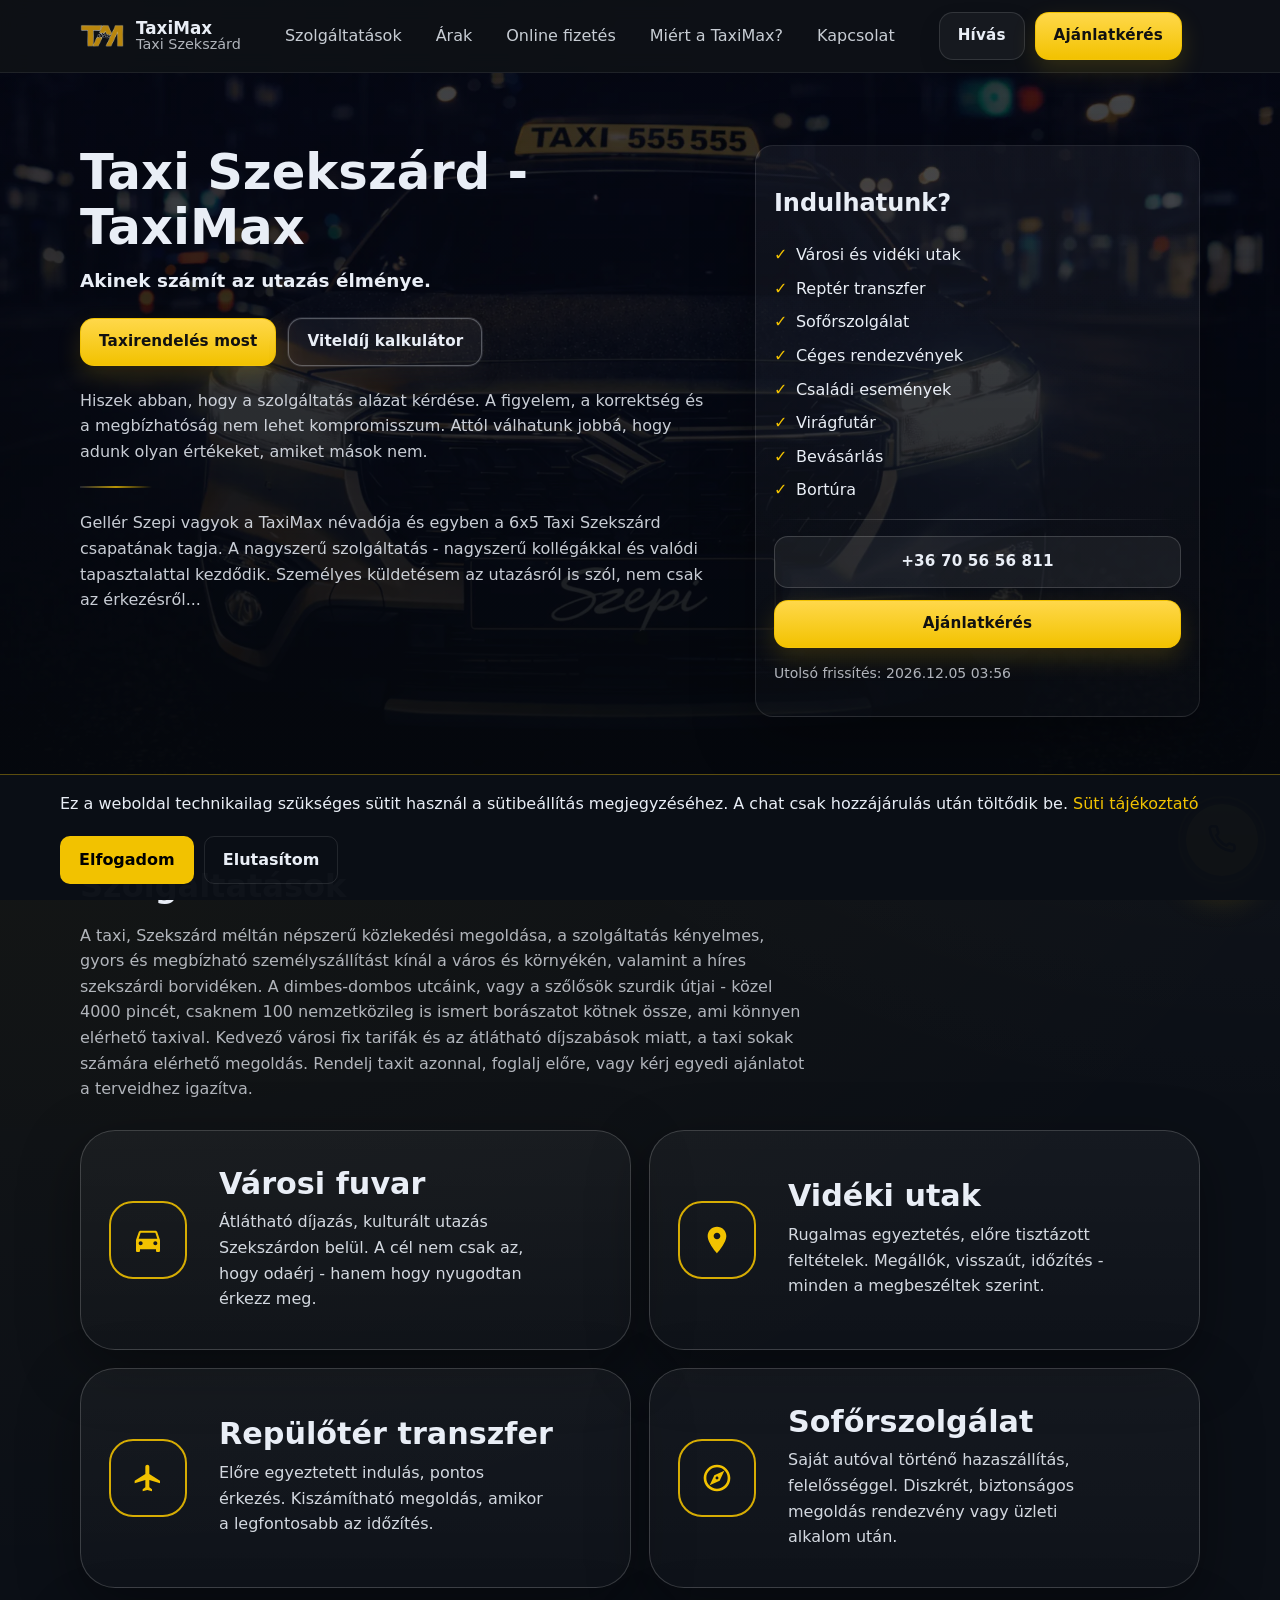
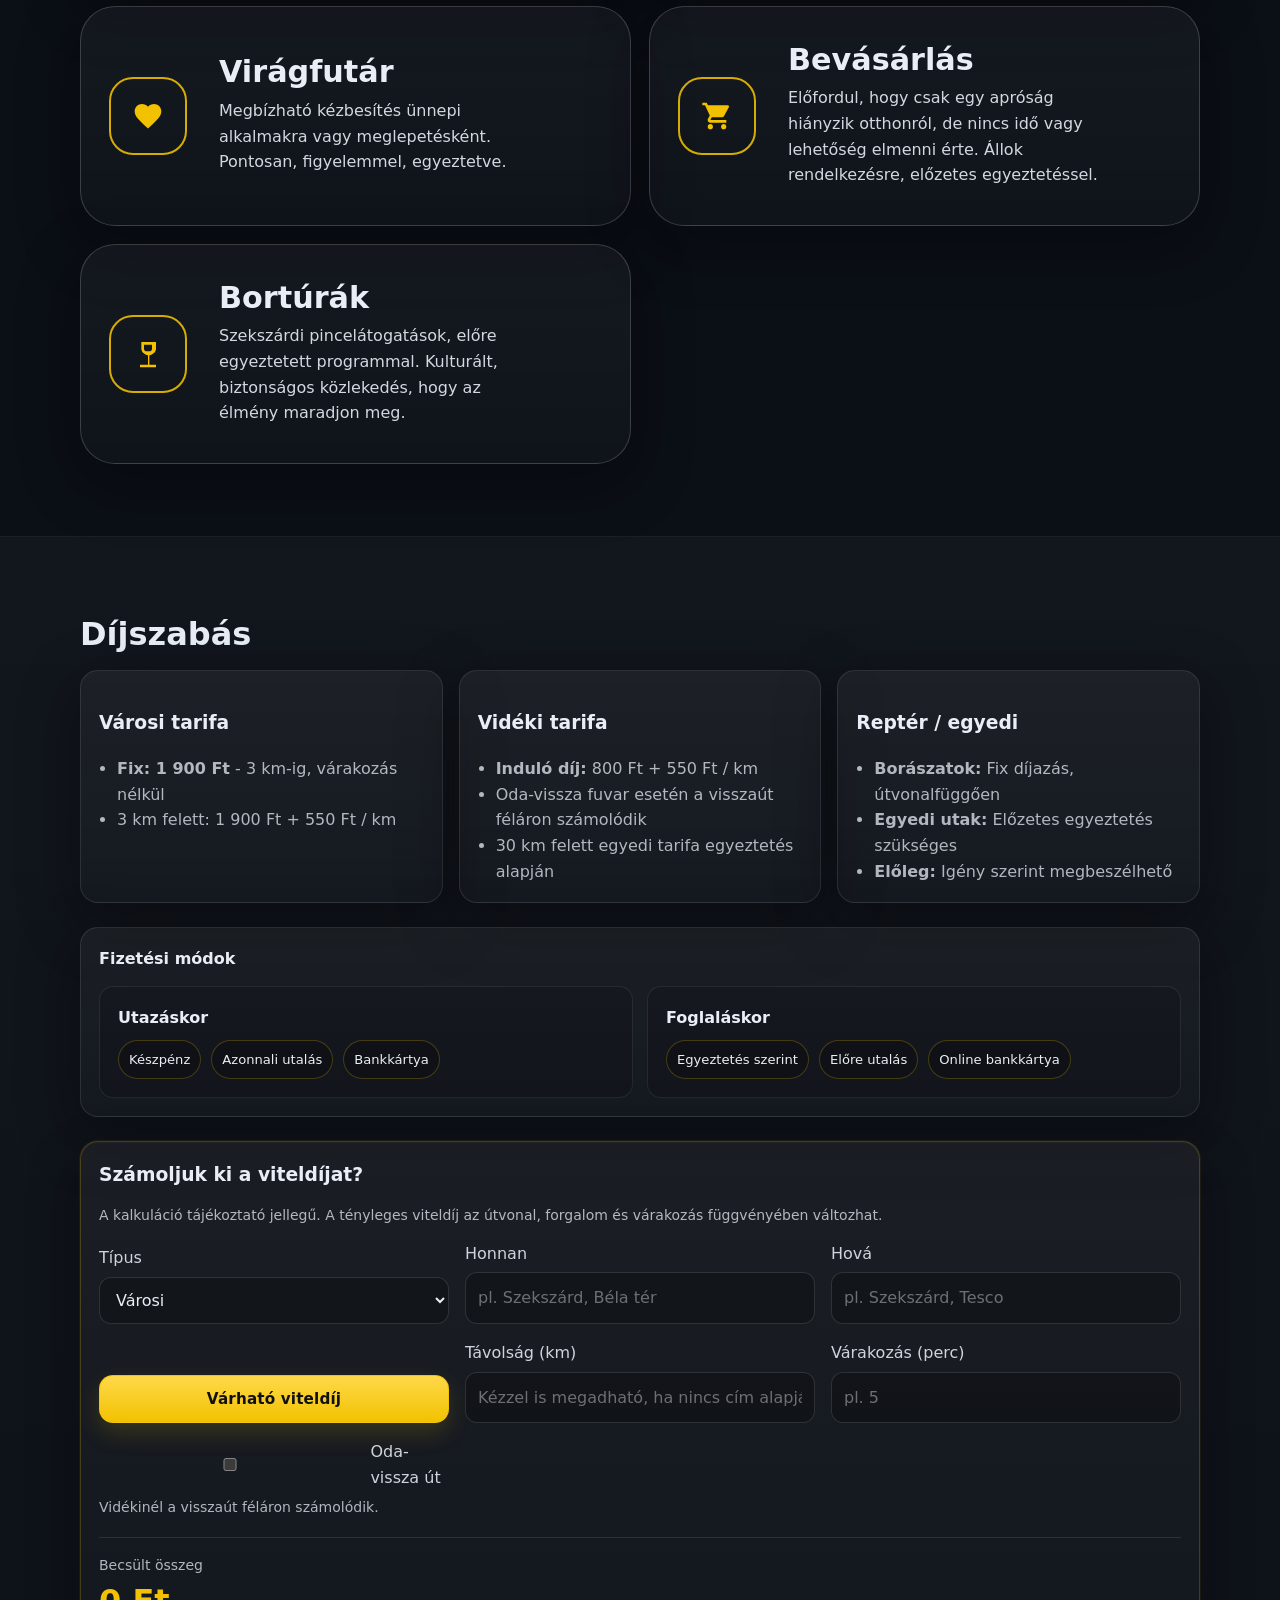
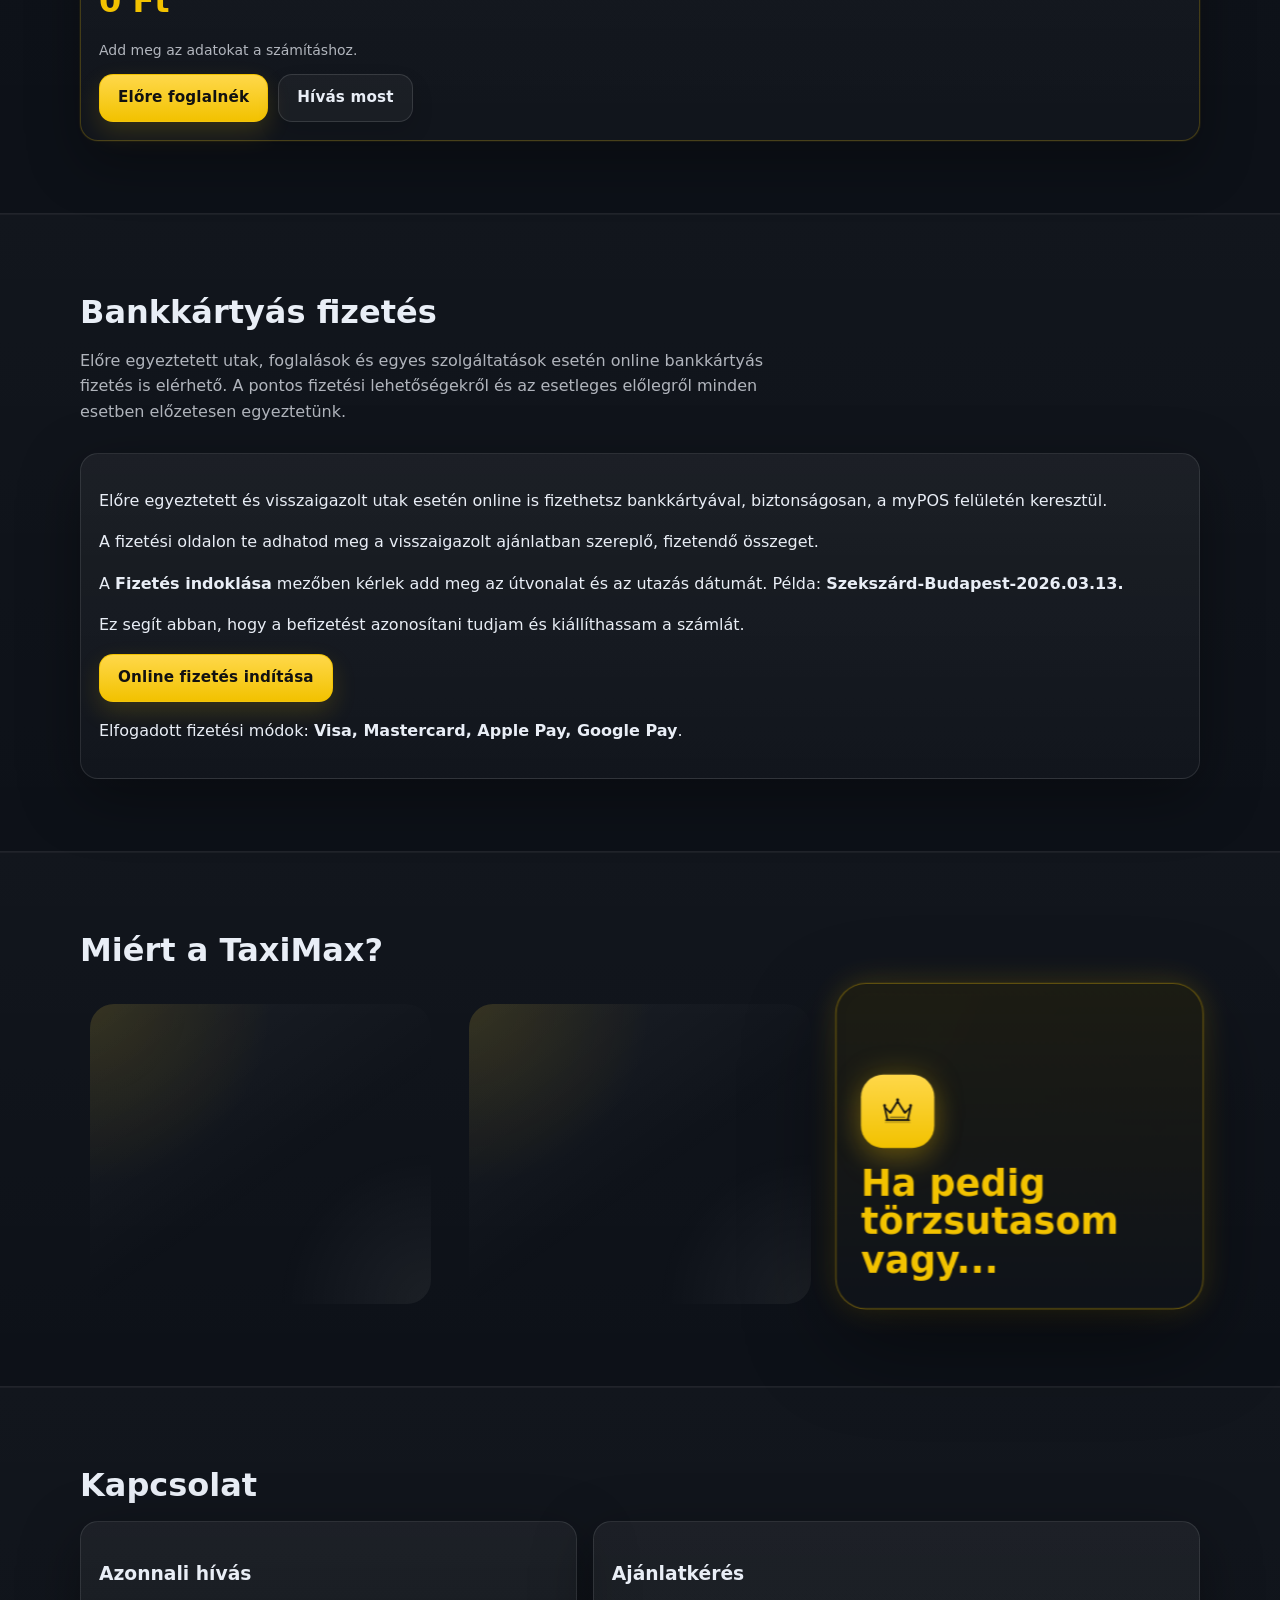
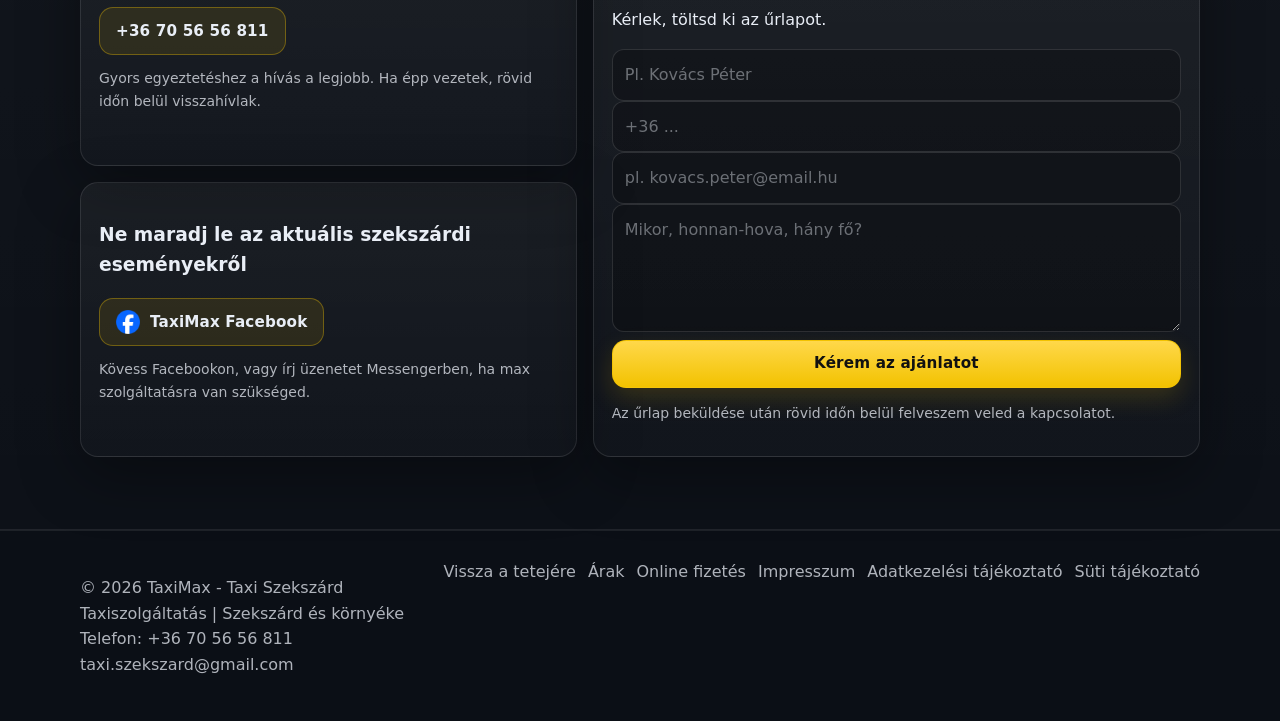
<file: index.html>
﻿<!DOCTYPE html>
<html lang="hu">
<head>
  <meta charset="utf-8">
  <meta name="viewport" content="width=device-width, initial-scale=1">
  <meta name="theme-color" content="#0b0f16">
  <meta name="color-scheme" content="dark">

  <title>Taxi Szekszárd - TaxiMax | A maximum utasélmény</title>
  <meta name="description" content="TaxiMax - megbízható taxi Szekszárdon és környékén. Gyors taxirendelés: +36 70 56 56 811. Reptéri transzfer, borászatlátogatás és fix díjas utazások.">
  <meta name="robots" content="index, follow, max-image-preview:large">
  <link rel="canonical" href="https://taximax.hu/">

  <meta property="og:type" content="website">
  <meta property="og:site_name" content="TaxiMax">
  <meta property="og:title" content="TaxiMax - Taxi Szekszárd">
  <meta property="og:description" content="Városi és vidéki fuvar, reptéri transzfer, fix díjak. Hívjon most.">
  <meta property="og:url" content="https://taximax.hu/">
  <meta property="og:image" content="https://taximax.hu/icon-512.png">

  <meta name="twitter:card" content="summary_large_image">
  <meta name="twitter:title" content="TaxiMax - Taxi Szekszárd">
  <meta name="twitter:description" content="Városi és vidéki fuvar, reptéri transzfer, fix díjak. Hívjon most.">
  <meta name="twitter:image" content="https://taximax.hu/icon-512.png">

  <link rel="icon" href="favicon.ico">
  <link rel="icon" type="image/png" sizes="32x32" href="favicon-32x32.png">
  <link rel="apple-touch-icon" sizes="180x180" href="apple-touch-icon.png">
  <link rel="manifest" href="manifest.json">

  <link rel="stylesheet" href="style.css">

  <script type="application/ld+json">
  {
    "@context": "https://schema.org",
    "@type": "TaxiService",
    "name": "TaxiMax - Taxi Szekszárd",
    "telephone": "+36705656811",
    "url": "https://taximax.hu/",
    "logo": "https://taximax.hu/taximax_logo.webp",
    "priceRange": "$$",
    "areaServed": {
      "@type": "City",
      "name": "Szekszárd"
    },
    "serviceArea": {
      "@type": "AdministrativeArea",
      "name": "Tolna vármegye"
    }
  }
  </script>
</head>
<body>
  <a class="skip-link" href="#tartalom">Ugrás a tartalomra</a>

  <header class="site-header">
    <div class="container header-inner">
      <a class="brand" href="index.html" aria-label="TaxiMax - Taxi Szekszárd kezdőlap">
        <img class="brand-logo" src="taximax_logo.webp" alt="TaxiMax logó" width="44" height="44">
        <span class="brand-text">
          <strong>TaxiMax</strong>
          <span>Taxi Szekszárd</span>
        </span>
      </a>

      <button class="menu-toggle" type="button" aria-controls="primary-nav" aria-expanded="false" aria-label="Menü megnyitása">☰</button>

      <nav id="primary-nav" class="nav" aria-label="Fő navigáció">
        <a href="#szolgaltatasok">Szolgáltatások</a>
        <a href="#arak">Árak</a>
        <a href="#bankkartya">Online fizetés</a>
        <a href="#miert">Miért a TaxiMax?</a>
        <a href="#kapcsolat">Kapcsolat</a>
      </nav>

      <div class="header-cta">
        <a class="btn btn-ghost" href="tel:+36705656811" aria-label="Hívás indítása: +36 70 56 56 811">Hívás</a>
        <a class="btn btn-primary" href="#kapcsolat">Ajánlatkérés</a>
      </div>
    </div>
  </header>

  <main id="tartalom">
    <section class="hero" id="top">
      <div class="container hero-inner">
        <div class="hero-copy">
          <h1>Taxi Szekszárd - TaxiMax</h1>
          <p class="lead"><strong>Akinek számít az utazás élménye.</strong></p>

            <div class="hero-actions">
              <a class="btn btn-primary" href="tel:+36705656811">Taxirendelés most</a>
              <a class="btn btn-ghost hero-mobile-only" href="#kapcsolat">Ajánlatkérés</a>
              <a class="btn btn-ghost" href="#kalkulator">Viteldíj kalkulátor</a>
            </div>

          <p class="hero-manifesto">Hiszek abban, hogy a szolgáltatás alázat kérdése. A figyelem, a korrektség és a megbízhatóság nem lehet kompromisszum. Attól válhatunk jobbá, hogy adunk olyan értékeket, amiket mások nem.</p>

          <div class="hero-divider" aria-hidden="true"></div>

          <p class="hero-intro">
            Gellér Szepi vagyok a TaxiMax névadója és egyben a 6x5 Taxi Szekszárd csapatának tagja.
            A nagyszerű szolgáltatás - nagyszerű kollégákkal és valódi tapasztalattal kezdődik.
            Személyes küldetésem az utazásról is szól, nem csak az érkezésről...
          </p>
        </div>

        <div class="car-container" aria-hidden="true">
          <img class="hero-car-image" src="hero-mobile.webp" alt="" width="1280" height="720">
          <div class="light-left"></div>
          <div class="light-right"></div>
        </div>

        <aside class="hero-card" aria-label="Gyors egyeztetés">
          <div class="card card-cta">
            <h2>Indulhatunk?</h2>
            <ul class="cta-list" aria-label="Elérhető szolgáltatások">
              <li>Városi és vidéki utak</li>
              <li>Reptér transzfer</li>
              <li>Sofőrszolgálat</li>
              <li>Céges rendezvények</li>
              <li>Családi események</li>
              <li>Virágfutár</li>
              <li>Bevásárlás</li>
              <li>Bortúra</li>
            </ul>

            <div class="cta-divider" aria-hidden="true"></div>
            <a class="btn btn-call btn-full" href="tel:+36705656811">+36 70 56 56 811</a>

            <div class="card-actions">
              <a class="btn btn-primary btn-full" href="#kapcsolat">Ajánlatkérés</a>
            </div>

            <p class="micro muted">Utolsó frissítés: <span id="frissites">-</span></p>
          </div>
        </aside>
      </div>
    </section>

    <section class="hero-trust-mobile" aria-label="Bizalomépítő információk">
      <div class="container hero-trust-inner">
        <p class="hero-trust-text">Hiszek abban, hogy a szolgáltatás alázat kérdése. A figyelem, a korrektség és a megbízhatóság nem lehet kompromisszum. Attól válhatunk jobbá, hogy adunk olyan értékeket, amiket mások nem.</p>
        <div class="hero-trust-divider" aria-hidden="true"></div>
        <p class="hero-trust-text">
          Gellér Szepi vagyok a TaxiMax névadója és egyben a 6x5 Taxi Szekszárd csapatának tagja.
          A nagyszerű szolgáltatás - nagyszerű kollégákkal és valódi tapasztalattal kezdődik.
          Személyes küldetésem az utazásról is szól, nem csak az érkezésről...
        </p>
      </div>
    </section>

    <section class="section" id="szolgaltatasok">
      <div class="container">
        <h2>Szolgáltatások</h2>
        <p class="section-lead">A taxi, Szekszárd méltán népszerű közlekedési megoldása, a szolgáltatás kényelmes, gyors és megbízható személyszállítást kínál a város és környékén, valamint a híres szekszárdi borvidéken. A dimbes-dombos utcáink, vagy a szőlősök szurdik útjai - közel 4000 pincét, csaknem 100 nemzetközileg is ismert borászatot kötnek össze, ami könnyen elérhető taxival. Kedvező városi fix tarifák és az átlátható díjszabások miatt, a taxi sokak számára elérhető megoldás. Rendelj taxit azonnal, foglalj előre, vagy kérj egyedi ajánlatot a terveidhez igazítva.</p>

        <div class="service-grid">
          <article class="feature service-card" data-service-card>
            <div class="service-icon-box" aria-hidden="true">
              <svg viewBox="0 0 24 24" class="service-icon">
                <path d="M18.92 6.01C18.72 5.42 18.16 5 17.5 5h-11c-.66 0-1.21.42-1.42 1.01L3 12v8c0 .55.45 1 1 1h1c.55 0 1-.45 1-1v-1h12v1c0 .55.45 1 1 1h1c.55 0 1-.45 1-1v-8l-2.08-5.99zM6.5 16c-.83 0-1.5-.67-1.5-1.5S5.67 13 6.5 13s1.5.67 1.5 1.5S7.33 16 6.5 16zm11 0c-.83 0-1.5-.67-1.5-1.5s.67-1.5 1.5-1.5 1.5.67 1.5 1.5-.67 1.5-1.5 1.5zM5 11l1.5-4.5h11L19 11H5z"/>
              </svg>
            </div>
            <div class="service-copy">
              <h3>Városi fuvar</h3>
              <p>Átlátható díjazás, kulturált utazás Szekszárdon belül. A cél nem csak az, hogy odaérj - hanem hogy nyugodtan érkezz meg.</p>
            </div>
          </article>
          <article class="feature service-card" data-service-card>
            <div class="service-icon-box" aria-hidden="true">
              <svg viewBox="0 0 24 24" class="service-icon" fill="#ffcc00">
                <path d="M12 2C8.13 2 5 5.13 5 9c0 5.25 7 13 7 13s7-7.75 7-13c0-3.87-3.13-7-7-7zm0 9.5c-1.38 0-2.5-1.12-2.5-2.5s1.12-2.5 2.5-2.5 2.5 1.12 2.5 2.5-1.12 2.5-2.5 2.5z"/>
              </svg>
            </div>
            <div class="service-copy">
              <h3>Vidéki utak</h3>
              <p>Rugalmas egyeztetés, előre tisztázott feltételek. Megállók, visszaút, időzítés - minden a megbeszéltek szerint.</p>
            </div>
          </article>
          <article class="feature service-card" data-service-card>
            <div class="service-icon-box" aria-hidden="true">
              <svg viewBox="0 0 24 24" class="service-icon">
                <path d="M21 16v-2l-8-5V3.5c0-.83-.67-1.5-1.5-1.5S10 2.67 10 3.5V9l-8 5v2l8-2.5V19l-2 1.5V22l3.5-1 3.5 1v-1.5L13 19v-5.5l8 2.5z"/>
              </svg>
            </div>
            <div class="service-copy">
              <h3>Repülőtér transzfer</h3>
              <p>Előre egyeztetett indulás, pontos érkezés. Kiszámítható megoldás, amikor a legfontosabb az időzítés.</p>
            </div>
          </article>
          <article class="feature service-card" data-service-card>
            <div class="service-icon-box" aria-hidden="true">
              <svg viewBox="0 0 24 24" class="service-icon">
                <path d="M12 2C6.48 2 2 6.48 2 12s4.48 10 10 10 10-4.48 10-10S17.52 2 12 2zm0 18c-4.41 0-8-3.59-8-8s3.59-8 8-8 8 3.59 8 8-3.59 8-8 8zm-5.5-2.5l7.51-3.49L17.5 6.5 9.99 9.99 6.5 17.5zm5.5-6.6c.61 0 1.1.49 1.1 1.1s-.49 1.1-1.1 1.1-1.1-.49-1.1-1.1.49-1.1 1.1-1.1z"/>
              </svg>
            </div>
            <div class="service-copy">
              <h3>Sofőrszolgálat</h3>
              <p>Saját autóval történő hazaszállítás, felelősséggel. Diszkrét, biztonságos megoldás rendezvény vagy üzleti alkalom után.</p>
            </div>
          </article>
          <article class="feature service-card" data-service-card>
            <div class="service-icon-box" aria-hidden="true">
              <svg viewBox="0 0 24 24" class="service-icon" fill="#ffcc00">
                <path d="M12,21.35L10.55,20.03C5.4,15.36 2,12.27 2,8.5C2,5.41 4.42,3 7.5,3C9.24,3 10.91,3.81 12,5.08C13.09,3.81 14.76,3 16.5,3C19.58,3 22,5.41 22,8.5C22,12.27 18.6,15.36 13.45,20.03L12,21.35Z"/>
              </svg>
            </div>
            <div class="service-copy">
              <h3>Virágfutár</h3>
              <p>Megbízható kézbesítés ünnepi alkalmakra vagy meglepetésként. Pontosan, figyelemmel, egyeztetve.</p>
            </div>
          </article>
          <article class="feature service-card" data-service-card>
            <div class="service-icon-box" aria-hidden="true">
              <svg viewBox="0 0 24 24" class="service-icon">
                <path d="M7 18c-1.1 0-1.99.9-1.99 2S5.9 22 7 22s2-.9 2-2-.9-2-2-2zM1 2v2h2l3.6 7.59-1.35 2.45c-.16.28-.25.61-.25.96 0 1.1.9 2 2 2h12v-2H7.42c-.14 0-.25-.11-.25-.25l.03-.12.9-1.63h7.45c.75 0 1.41-.41 1.75-1.03l3.58-6.49c.08-.14.12-.31.12-.48 0-.55-.45-1-1-1H5.21l-.94-2H1zm16 16c-1.1 0-1.99.9-1.99 2s.89 2 1.99 2 2-.9 2-2-.9-2-2-2z"/>
              </svg>
            </div>
            <div class="service-copy">
              <h3>Bevásárlás</h3>
              <p>Előfordul, hogy csak egy apróság hiányzik otthonról, de nincs idő vagy lehetőség elmenni érte. Állok rendelkezésre, előzetes egyeztetéssel.</p>
            </div>
          </article>
          <article class="feature service-card" data-service-card>
            <div class="service-icon-box" aria-hidden="true">
              <svg viewBox="0 0 24 24" class="service-icon">
                <path d="M11 20H6v2h12v-2h-5v-7c1.33-.22 2.53-.83 3.46-1.71.93-.87 1.54-2.08 1.54-3.29V3H7v5c0 1.21.61 2.42 1.54 3.29.93.88 2.13 1.49 3.46 1.71v7zM9 5h6v3c0 1.1-.9 2-2 2h-2c-1.1 0-2-.9-2-2V5z"/>
              </svg>
            </div>
            <div class="service-copy">
              <h3>Bortúrák</h3>
              <p>Szekszárdi pincelátogatások, előre egyeztetett programmal. Kulturált, biztonságos közlekedés, hogy az élmény maradjon meg.</p>
            </div>
          </article>
        </div>
      </div>
    </section>

    <section class="section section-alt" id="arak">
      <div class="container">
        <h2>Díjszabás</h2>
        <div class="pricing">
          <article class="pricing-card"><h3>Városi tarifa</h3><ul><li><strong>Fix: 1 900 Ft</strong> - 3 km-ig, várakozás nélkül</li><li>3 km felett: 1 900 Ft + 550 Ft / km</li></ul></article>
          <article class="pricing-card"><h3>Vidéki tarifa</h3><ul><li><strong>Induló díj:</strong> 800 Ft + 550 Ft / km</li><li>Oda-vissza fuvar esetén a visszaút féláron számolódik</li><li>30 km felett egyedi tarifa egyeztetés alapján</li></ul></article>
          <article class="pricing-card"><h3>Reptér / egyedi</h3><ul><li><strong>Borászatok:</strong> Fix díjazás, útvonalfüggően</li><li><strong>Egyedi utak:</strong> Előzetes egyeztetés szükséges</li><li><strong>Előleg:</strong> Igény szerint megbeszélhető</li></ul></article>

          <section class="pay-card-wide card full-row" aria-label="Fizetési módok">
            <h3 class="pay-heading">Fizetési módok</h3>
            <div class="pay-wrap">
              <div class="pay-card"><div class="pay-title">Utazáskor</div><div class="pay-badges" role="list"><span class="pay-badge" role="listitem">Készpénz</span><span class="pay-badge" role="listitem">Azonnali utalás</span><a class="pay-badge pay-link" role="listitem" href="#bankkartya">Bankkártya</a></div></div>
              <div class="pay-card"><div class="pay-title">Foglaláskor</div><div class="pay-badges" role="list"><span class="pay-badge" role="listitem">Egyeztetés szerint</span><span class="pay-badge" role="listitem">Előre utalás</span><span class="pay-badge" role="listitem">Online bankkártya</span></div></div>
            </div>
          </section>
        </div>

        <section class="calc card" id="kalkulator" aria-label="Díjkalkulátor">
          <h3 class="calc-heading">Számoljuk ki a viteldíjat?</h3>
          <p class="muted micro">A kalkuláció tájékoztató jellegű. A tényleges viteldíj az útvonal, forgalom és várakozás függvényében változhat.</p>

          <div class="calc-grid">
            <div class="field"><label for="calcType">Típus</label><select id="calcType"><option value="city">Városi</option><option value="rural">Vidéki</option><option value="wine">Borászat</option><option value="custom">Reptér / egyedi</option></select></div>
            <div class="field"><label for="fromAddress">Honnan</label><input id="fromAddress" type="text" placeholder="pl. Szekszárd, Béla tér"></div>
            <div class="field"><label for="toAddress">Hová</label><input id="toAddress" type="text" placeholder="pl. Szekszárd, Tesco"></div>
            <div class="field"><button id="calcRouteBtn" class="btn btn-primary" type="button">Várható viteldíj</button></div>
            <div class="field"><label for="calcKm">Távolság (km)</label><input id="calcKm" type="text" placeholder="Kézzel is megadható, ha nincs cím alapján számolva"></div>
            <div class="field"><label for="calcWait">Várakozás (perc)</label><input id="calcWait" type="number" min="0" step="1" placeholder="pl. 5"></div>
            <div class="field calc-return"><label class="check" for="calcReturn"><input id="calcReturn" type="checkbox"><span>Oda-vissza út</span></label><div class="muted micro">Vidékinél a visszaút féláron számolódik.</div></div>
          </div>

          <div class="calc-result">
            <div class="calc-total"><div class="muted micro">Becsült összeg</div><div class="total" id="calcTotal">0 Ft</div></div>
            <div class="muted micro" id="calcBreakdown">Add meg az adatokat a számításhoz.</div>
            <div class="calc-actions"><a class="btn btn-primary" href="#kapcsolat">Előre foglalnék</a><a class="btn btn-ghost" href="tel:+36705656811">Hívás most</a></div>
          </div>
        </section>
      </div>
    </section>

    <section class="section section-alt" id="bankkartya">
      <div class="container">
        <h2>Bankkártyás fizetés</h2>
        <p class="section-lead">Előre egyeztetett utak, foglalások és egyes szolgáltatások esetén online bankkártyás fizetés is elérhető. A pontos fizetési lehetőségekről és az esetleges előlegről minden esetben előzetesen egyeztetünk.</p>
        <div class="box">
          <p>Előre egyeztetett és visszaigazolt utak esetén online is fizethetsz bankkártyával, biztonságosan, a myPOS felületén keresztül.</p>
          <p>A fizetési oldalon te adhatod meg a visszaigazolt ajánlatban szereplő, fizetendő összeget.</p>
          <p>A <strong>Fizetés indoklása</strong> mezőben kérlek add meg az útvonalat és az utazás dátumát. Példa: <strong>Szekszárd-Budapest-2026.03.13.</strong></p>
          <p>Ez segít abban, hogy a befizetést azonosítani tudjam és kiállíthassam a számlát.</p>
          <a class="btn btn-primary" href="https://mypos.com/@taximax" target="_blank" rel="noopener noreferrer">Online fizetés indítása</a>
          <p>Elfogadott fizetési módok: <strong>Visa, Mastercard, Apple Pay, Google Pay</strong>.</p>
        </div>
      </div>
    </section>

    <section class="section section-alt" id="miert">
      <div class="container">
        <h2>Miért a TaxiMax?</h2>
        <div class="why-flip-grid">
          <button class="why-card" type="button" data-why-card aria-label="A név mögött részletek megjelenítése" aria-pressed="false">
            <span class="why-card-tilt">
              <span class="why-card-flip">
                <span class="why-card-face why-card-front">
                  <span class="why-card-title">A név mögött...</span>
                </span>
                <span class="why-card-face why-card-back">
                  <span class="why-card-title">A név mögött...</span>
                  <span class="why-card-text">A név egy egyszerű gondolatból született. Maximum megbízhatóság. Maximum figyelem. Maximum felelősség. Nem az elvárások köteleznek, hogy a legjobbat nyújtsam, hanem a maximalizmusom.</span>
                </span>
              </span>
            </span>
          </button>

          <button class="why-card" type="button" data-why-card aria-label="Stílus részletek megjelenítése" aria-pressed="false">
            <span class="why-card-tilt">
              <span class="why-card-flip">
                <span class="why-card-face why-card-front">
                  <span class="why-card-title">Stílus...</span>
                </span>
                <span class="why-card-face why-card-back">
                  <span class="why-card-title">Stílus...</span>
                  <span class="why-card-text">A taxiszolgáltatás több, mint közlekedés. Minden hívás egy találkozás. Hiszek abban, hogy az utazás hangulatát a stílus határozza meg. Számít a hangnem, a figyelem, az a közös nevező, amelyben az utazás élménnyé válik.</span>
                </span>
              </span>
            </span>
          </button>

          <button class="why-card why-card-premium" type="button" data-why-card aria-label="Ha pedig törzsutasom vagy részletek megjelenítése" aria-pressed="false">
            <span class="why-card-tilt">
              <span class="why-card-flip">
                <span class="why-card-face why-card-front">
                  <span class="why-card-badge" aria-hidden="true">
                    <svg viewBox="0 0 24 24" class="why-card-crown" fill="none" xmlns="http://www.w3.org/2000/svg" stroke="currentColor" stroke-width="1.2">
                      <path d="M4 18H20L21 20H3L4 18Z" fill="currentColor" fill-opacity="0.2" stroke="none"></path>
                      <path d="M4 18H20" stroke-linecap="round"></path>
                      <path d="M5 18L3 9L7 13L12 5L17 13L21 9L19 18H5Z" stroke-linejoin="round" stroke-linecap="round"></path>
                      <circle cx="3" cy="8" r="1" fill="currentColor" stroke="none"></circle>
                      <circle cx="12" cy="4" r="1" fill="currentColor" stroke="none"></circle>
                      <circle cx="21" cy="8" r="1" fill="currentColor" stroke="none"></circle>
                      <circle cx="7.5" cy="12" r="0.8" fill="currentColor" stroke="none"></circle>
                      <circle cx="16.5" cy="12" r="0.8" fill="currentColor" stroke="none"></circle>
                      <path d="M7 16H17" stroke-width="0.8" stroke-opacity="0.5"></path>
                    </svg>
                  </span>
                  <span class="why-card-title">Ha pedig törzsutasom vagy...</span>
                </span>
                <span class="why-card-face why-card-back">
                  <span class="why-card-badge" aria-hidden="true">
                    <svg viewBox="0 0 24 24" class="why-card-crown" fill="none" xmlns="http://www.w3.org/2000/svg" stroke="currentColor" stroke-width="1.2">
                      <path d="M4 18H20L21 20H3L4 18Z" fill="currentColor" fill-opacity="0.2" stroke="none"></path>
                      <path d="M4 18H20" stroke-linecap="round"></path>
                      <path d="M5 18L3 9L7 13L12 5L17 13L21 9L19 18H5Z" stroke-linejoin="round" stroke-linecap="round"></path>
                      <circle cx="3" cy="8" r="1" fill="currentColor" stroke="none"></circle>
                      <circle cx="12" cy="4" r="1" fill="currentColor" stroke="none"></circle>
                      <circle cx="21" cy="8" r="1" fill="currentColor" stroke="none"></circle>
                      <circle cx="7.5" cy="12" r="0.8" fill="currentColor" stroke="none"></circle>
                      <circle cx="16.5" cy="12" r="0.8" fill="currentColor" stroke="none"></circle>
                      <path d="M7 16H17" stroke-width="0.8" stroke-opacity="0.5"></path>
                    </svg>
                  </span>
                  <span class="why-card-title">Ha pedig törzsutasom vagy...</span>
                  <span class="why-card-text">Lett egy sofőröd, aki ismeri a pontosságot, a dinamikus - de biztonságos vezetést, és a stílusa is közel áll hozzád.</span>
                </span>
              </span>
            </span>
          </button>
        </div>
      </div>
    </section>

    <section id="kapcsolat" class="section section-alt">
      <div class="container">
        <h2>Kapcsolat</h2>
        <div class="contact-grid">
          <div class="contact-left">
            <div class="contact-call card"><h3>Azonnali hívás</h3><a class="call-btn" href="tel:+36705656811" aria-label="Hívás: +36 70 56 56 811"><span class="call-num">+36 70 56 56 811</span></a><p class="muted micro contact-note">Gyors egyeztetéshez a hívás a legjobb. Ha épp vezetek, rövid időn belül visszahívlak.</p></div>
            <div class="contact-facebook card"><h3>Ne maradj le az aktuális szekszárdi eseményekről</h3><a class="call-btn" href="https://www.facebook.com/taxi.szekszard.taximax" target="_blank" rel="noopener noreferrer"><img src="facebook-icon.webp" alt="Facebook" class="fb-icon" width="24" height="24"><span class="call-num">TaxiMax Facebook</span></a><p class="muted micro contact-note">Kövess Facebookon, vagy írj üzenetet Messengerben, ha max szolgáltatásra van szükséged.</p></div>
          </div>

          <div class="contact-right">
            <form id="kapcsolat-form" class="contact-form" action="https://formsubmit.co/taxi.szekszard@gmail.com" method="POST" autocomplete="on">
              <input type="hidden" name="_subject" value="Új TaxiMax ajánlatkérés">
              <input type="hidden" name="_next" value="https://taximax.hu/#kapcsolat">
              <input type="hidden" name="_template" value="table">
              <input type="text" name="_honey" tabindex="-1" autocomplete="off" class="visually-hidden">
              <h3>Ajánlatkérés</h3>
              <p>Kérlek, töltsd ki az űrlapot.</p>
              <input id="nev" name="Név" type="text" placeholder="Pl. Kovács Péter" required>
              <input id="telefon" name="Telefonszám" type="tel" placeholder="+36 ..." required>
              <input id="email" name="Email" type="email" placeholder="pl. kovacs.peter@email.hu">
              <textarea id="uzenet" name="Részletek" rows="4" placeholder="Mikor, honnan-hova, hány fő?" required></textarea>
              <button class="btn btn-primary btn-full" type="submit">Kérem az ajánlatot</button>
              <p class="micro muted">Az űrlap beküldése után rövid időn belül felveszem veled a kapcsolatot.</p>
            </form>
          </div>
        </div>
      </div>
    </section>
  </main>

  <footer class="site-footer">
    <div class="container footer-inner">
      <div>
        <p>© <span id="ev">2026</span> TaxiMax - Taxi Szekszárd<br>Taxiszolgáltatás | Szekszárd és környéke<br>Telefon: <a href="tel:+36705656811">+36 70 56 56 811</a><br><a href="mailto:taxi.szekszard@gmail.com">taxi.szekszard@gmail.com</a></p>
      </div>
      <div class="footer-links"><a href="#top">Vissza a tetejére</a><a href="#arak">Árak</a><a href="#bankkartya">Online fizetés</a><a href="impresszum.html">Impresszum</a><a href="adatkezeles.html">Adatkezelési tájékoztató</a><a href="suti-tajekoztato.html">Süti tájékoztató</a></div>
    </div>
  </footer>

  <a class="floating-call" href="tel:+36705656811" aria-label="Taxirendelés">
    <svg viewBox="0 0 24 24" class="floating-call-icon" fill="none" stroke="currentColor" stroke-width="2.2" stroke-linecap="round" stroke-linejoin="round" aria-hidden="true">
      <path d="M22 16.9v2a2 2 0 0 1-2.2 2 19.8 19.8 0 0 1-8.6-3.1 19.2 19.2 0 0 1-5.9-5.9 19.8 19.8 0 0 1-3.1-8.7A2 2 0 0 1 4.2 1h2a2 2 0 0 1 2 1.7c.1.9.3 1.8.7 2.6a2 2 0 0 1-.5 2.1L7.5 8.3a16 16 0 0 0 8.2 8.2l.9-.9a2 2 0 0 1 2.1-.5c.8.4 1.7.6 2.6.7A2 2 0 0 1 22 16.9z"></path>
    </svg>
  </a>

  <div id="cookie-banner" class="cookie-banner" hidden>
    <div class="cookie-content">
      <p>Ez a weboldal technikailag szükséges sütit használ a sütibeállítás megjegyzéséhez. A chat csak hozzájárulás után töltődik be. <a href="suti-tajekoztato.html">Süti tájékoztató</a></p>
      <div class="cookie-buttons"><button id="cookie-accept" type="button">Elfogadom</button><button id="cookie-decline" type="button">Elutasítom</button></div>
    </div>
  </div>

  <script src="script.js"></script>
</body>
</html>
</file>
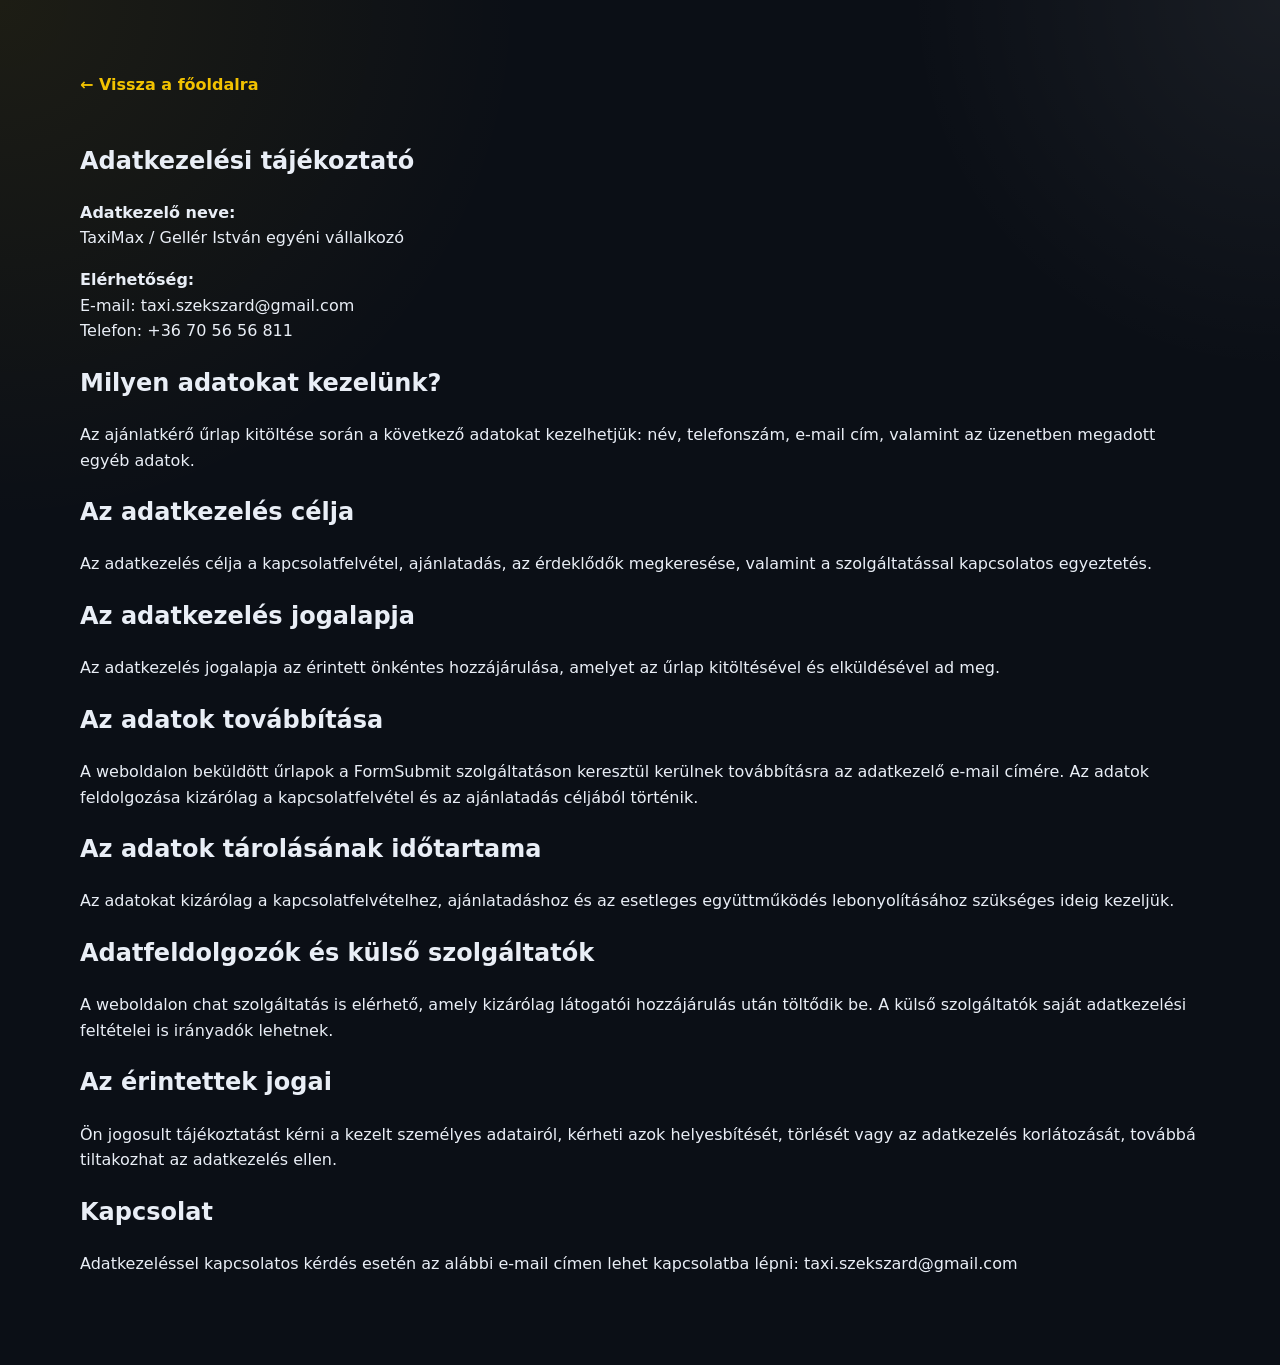
<file: adatkezeles.html>
﻿<!DOCTYPE html>
<html lang="hu">
<head>
  <meta charset="utf-8">
  <meta name="viewport" content="width=device-width, initial-scale=1">
  <title>Adatkezelési tájékoztató | TaxiMax</title>
  <meta name="robots" content="noindex, follow">
  <link rel="stylesheet" href="style.css">
</head>
<body>
  <section class="legal-page">
    <div class="container">
      <a class="back-link" href="index.html">← Vissza a főoldalra</a>
      <h1>Adatkezelési tájékoztató</h1>
      <p><strong>Adatkezelő neve:</strong><br>TaxiMax / Gellér István egyéni vállalkozó</p>
      <p><strong>Elérhetőség:</strong><br>E-mail: <a href="mailto:taxi.szekszard@gmail.com">taxi.szekszard@gmail.com</a><br>Telefon: <a href="tel:+36705656811">+36 70 56 56 811</a></p>
      <h2>Milyen adatokat kezelünk?</h2>
      <p>Az ajánlatkérő űrlap kitöltése során a következő adatokat kezelhetjük: név, telefonszám, e-mail cím, valamint az üzenetben megadott egyéb adatok.</p>
      <h2>Az adatkezelés célja</h2>
      <p>Az adatkezelés célja a kapcsolatfelvétel, ajánlatadás, az érdeklődők megkeresése, valamint a szolgáltatással kapcsolatos egyeztetés.</p>
      <h2>Az adatkezelés jogalapja</h2>
      <p>Az adatkezelés jogalapja az érintett önkéntes hozzájárulása, amelyet az űrlap kitöltésével és elküldésével ad meg.</p>
      <h2>Az adatok továbbítása</h2>
      <p>A weboldalon beküldött űrlapok a FormSubmit szolgáltatáson keresztül kerülnek továbbításra az adatkezelő e-mail címére. Az adatok feldolgozása kizárólag a kapcsolatfelvétel és az ajánlatadás céljából történik.</p>
      <h2>Az adatok tárolásának időtartama</h2>
      <p>Az adatokat kizárólag a kapcsolatfelvételhez, ajánlatadáshoz és az esetleges együttműködés lebonyolításához szükséges ideig kezeljük.</p>
      <h2>Adatfeldolgozók és külső szolgáltatók</h2>
      <p>A weboldalon chat szolgáltatás is elérhető, amely kizárólag látogatói hozzájárulás után töltődik be. A külső szolgáltatók saját adatkezelési feltételei is irányadók lehetnek.</p>
      <h2>Az érintettek jogai</h2>
      <p>Ön jogosult tájékoztatást kérni a kezelt személyes adatairól, kérheti azok helyesbítését, törlését vagy az adatkezelés korlátozását, továbbá tiltakozhat az adatkezelés ellen.</p>
      <h2>Kapcsolat</h2>
      <p>Adatkezeléssel kapcsolatos kérdés esetén az alábbi e-mail címen lehet kapcsolatba lépni: <a href="mailto:taxi.szekszard@gmail.com">taxi.szekszard@gmail.com</a></p>
    </div>
  </section>
</body>
</html>
</file>
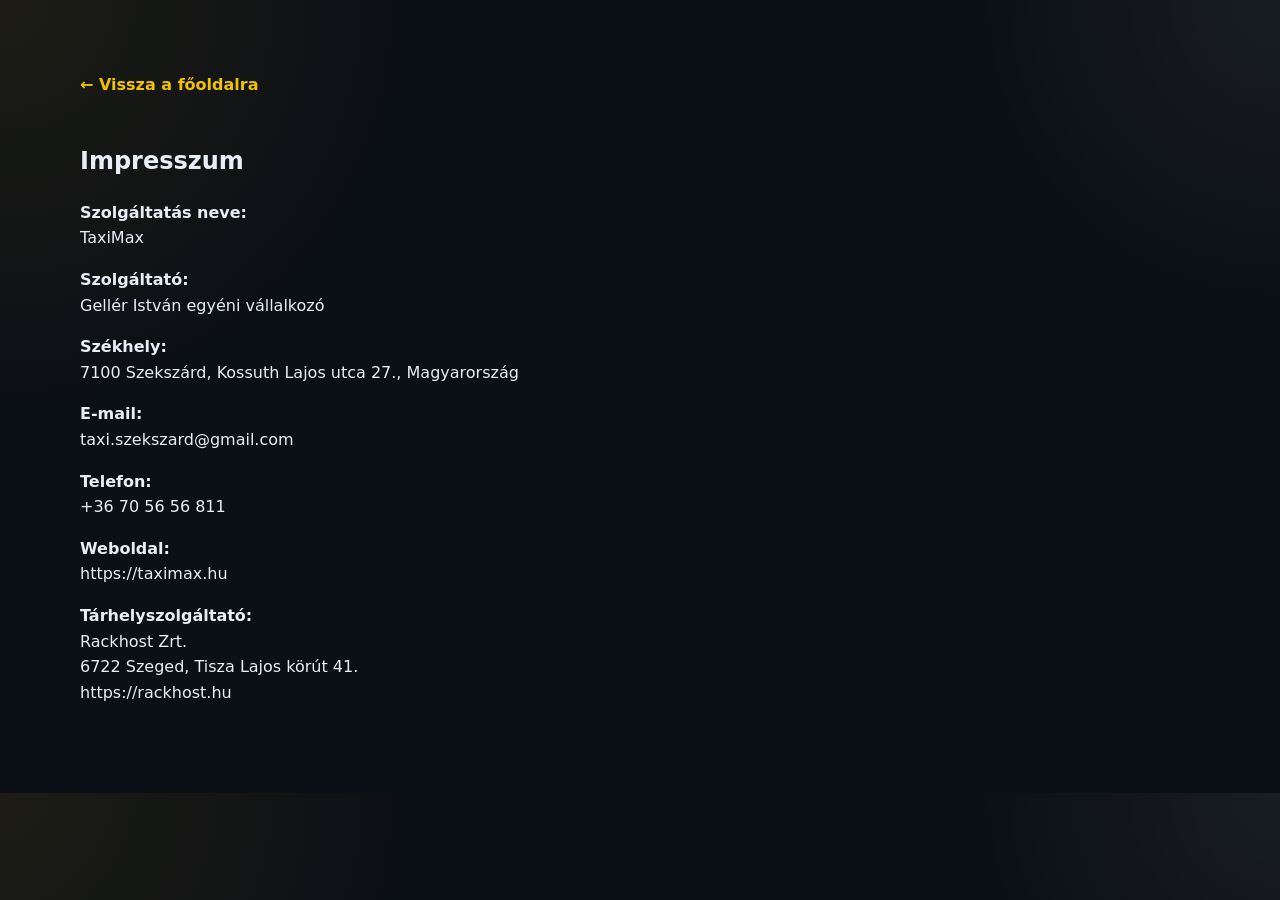
<file: impresszum.html>
﻿<!DOCTYPE html>
<html lang="hu">
<head>
  <meta charset="utf-8">
  <meta name="viewport" content="width=device-width, initial-scale=1">
  <title>Impresszum | TaxiMax Szekszárd</title>
  <meta name="robots" content="noindex, follow">
  <link rel="stylesheet" href="style.css">
</head>
<body>
  <section class="legal-page">
    <div class="container">
      <a class="back-link" href="index.html">← Vissza a főoldalra</a>
      <h1>Impresszum</h1>
      <p><strong>Szolgáltatás neve:</strong><br>TaxiMax</p>
      <p><strong>Szolgáltató:</strong><br>Gellér István egyéni vállalkozó</p>
      <p><strong>Székhely:</strong><br>7100 Szekszárd, Kossuth Lajos utca 27., Magyarország</p>
      <p><strong>E-mail:</strong><br><a href="mailto:taxi.szekszard@gmail.com">taxi.szekszard@gmail.com</a></p>
      <p><strong>Telefon:</strong><br><a href="tel:+36705656811">+36 70 56 56 811</a></p>
      <p><strong>Weboldal:</strong><br><a href="https://taximax.hu">https://taximax.hu</a></p>
      <p><strong>Tárhelyszolgáltató:</strong><br>Rackhost Zrt.<br>6722 Szeged, Tisza Lajos körút 41.<br><a href="https://rackhost.hu" rel="noopener noreferrer" target="_blank">https://rackhost.hu</a></p>
    </div>
  </section>
</body>
</html>
</file>
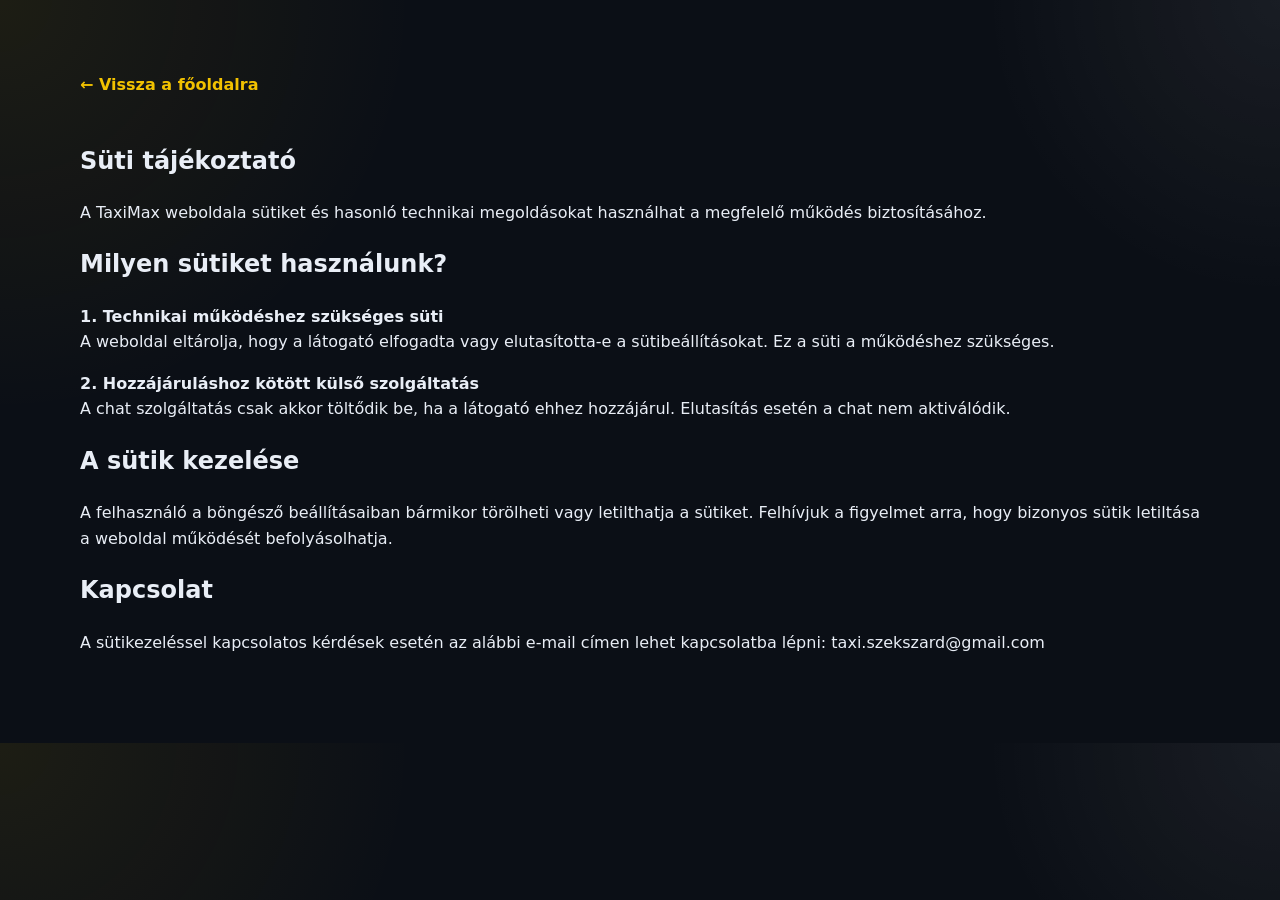
<file: suti-tajekoztato.html>
﻿<!DOCTYPE html>
<html lang="hu">
<head>
  <meta charset="utf-8">
  <meta name="viewport" content="width=device-width, initial-scale=1">
  <title>Süti tájékoztató | TaxiMax</title>
  <meta name="robots" content="noindex, follow">
  <link rel="stylesheet" href="style.css">
</head>
<body>
  <section class="legal-page">
    <div class="container">
      <a class="back-link" href="index.html">← Vissza a főoldalra</a>
      <h1>Süti tájékoztató</h1>
      <p>A TaxiMax weboldala sütiket és hasonló technikai megoldásokat használhat a megfelelő működés biztosításához.</p>
      <h2>Milyen sütiket használunk?</h2>
      <p><strong>1. Technikai működéshez szükséges süti</strong><br>A weboldal eltárolja, hogy a látogató elfogadta vagy elutasította-e a sütibeállításokat. Ez a süti a működéshez szükséges.</p>
      <p><strong>2. Hozzájáruláshoz kötött külső szolgáltatás</strong><br>A chat szolgáltatás csak akkor töltődik be, ha a látogató ehhez hozzájárul. Elutasítás esetén a chat nem aktiválódik.</p>
      <h2>A sütik kezelése</h2>
      <p>A felhasználó a böngésző beállításaiban bármikor törölheti vagy letilthatja a sütiket. Felhívjuk a figyelmet arra, hogy bizonyos sütik letiltása a weboldal működését befolyásolhatja.</p>
      <h2>Kapcsolat</h2>
      <p>A sütikezeléssel kapcsolatos kérdések esetén az alábbi e-mail címen lehet kapcsolatba lépni: <a href="mailto:taxi.szekszard@gmail.com">taxi.szekszard@gmail.com</a></p>
    </div>
  </section>
</body>
</html>
</file>
<file: style.css>
﻿:root {
  --bg: #0b0f16;
  --bg-soft: #101722;
  --surface: rgba(255, 255, 255, 0.04);
  --border: rgba(255, 255, 255, 0.1);
  --text: #e9eef6;
  --muted: rgba(233, 238, 246, 0.74);
  --yellow: #f2c200;
  --yellow-strong: #ffd84a;
  --shadow: 0 18px 60px rgba(0, 0, 0, 0.35);
}

*,
*::before,
*::after { box-sizing: border-box; }
html { scroll-behavior: smooth; }
body {
  margin: 0;
  font-family: system-ui, -apple-system, BlinkMacSystemFont, "Segoe UI", sans-serif;
  line-height: 1.6;
  color: var(--text);
  background:
    radial-gradient(circle at top left, rgba(242, 194, 0, 0.08), transparent 28%),
    radial-gradient(circle at top right, rgba(255, 255, 255, 0.06), transparent 20%),
    var(--bg);
}
img { max-width: 100%; display: block; }
a { color: inherit; text-decoration: none; }
a:hover { text-decoration: underline; }
button, input, select, textarea { font: inherit; }
:focus-visible { outline: 2px solid #9fb4ff; outline-offset: 3px; }
.container { width: min(1120px, calc(100% - 40px)); margin-inline: auto; }
.section { position: relative; padding: 72px 0; }
.section-alt {
  background: linear-gradient(180deg, rgba(255, 255, 255, 0.03), rgba(255, 255, 255, 0.01));
  border-top: 1px solid rgba(255, 255, 255, 0.06);
  border-bottom: 1px solid rgba(255, 255, 255, 0.06);
}
.section h2 { margin: 0 0 10px; font-size: clamp(1.6rem, 1.2rem + 1vw, 2.1rem); }
.section-lead { margin: 0 0 28px; max-width: 72ch; color: var(--muted); }
.muted { color: var(--muted); }
.micro { font-size: 0.875rem; }
.skip-link {
  position: absolute;
  left: -9999px;
  top: 12px;
  z-index: 2000;
  padding: 10px 12px;
  border-radius: 10px;
  background: var(--bg-soft);
  border: 1px solid var(--border);
}
.skip-link:focus { left: 12px; }
.site-header {
  position: sticky;
  top: 0;
  z-index: 100;
  border-bottom: 1px solid rgba(255, 255, 255, 0.08);
  backdrop-filter: blur(10px);
  background: rgba(11, 15, 22, 0.85);
  isolation: isolate;
}
.header-inner {
  display: grid;
  grid-template-columns: auto 1fr auto auto;
  gap: 18px;
  align-items: center;
  min-height: 72px;
}
.brand { display: inline-flex; align-items: center; gap: 12px; min-width: 0; }
.brand-logo { width: 44px; height: 44px; object-fit: contain; }
.brand-text { display: grid; line-height: 1.1; }
.brand-text strong { font-size: 1.05rem; }
.brand-text span { color: var(--muted); font-size: 0.9rem; }
.nav { display: flex; justify-content: center; gap: 10px; flex-wrap: wrap; }
.nav a { padding: 9px 12px; border-radius: 10px; color: rgba(233, 238, 246, 0.85); }
.nav a:hover, .nav a.active { text-decoration: none; background: rgba(255, 255, 255, 0.05); }
.menu-toggle {
  display: none;
  width: 44px;
  height: 44px;
  padding: 0;
  border-radius: 12px;
  border: 1px solid rgba(232, 238, 248, 0.34);
  background: var(--surface);
  color: var(--text);
  cursor: pointer;
  box-shadow:
    inset 0 1px 0 rgba(255, 255, 255, 0.04),
    0 0 0 1px rgba(232, 238, 248, 0.12),
    0 10px 26px rgba(186, 196, 214, 0.08);
  transition:
    transform 0.16s ease,
    background 0.22s ease,
    border-color 0.22s ease,
    box-shadow 0.22s ease;
}
.menu-toggle:hover,
.menu-toggle:focus-visible {
  border-color: rgba(240, 244, 250, 0.54);
  background: rgba(255, 255, 255, 0.05);
  box-shadow:
    inset 0 1px 0 rgba(255, 255, 255, 0.05),
    0 14px 30px rgba(182, 194, 214, 0.16),
    0 0 0 1px rgba(240, 244, 250, 0.18);
  transform: translateY(-1px);
}
.header-cta { display: flex; gap: 10px; }
.btn {
  display: inline-flex;
  align-items: center;
  justify-content: center;
  gap: 10px;
  min-height: 48px;
  padding: 0 18px;
  border-radius: 14px;
  border: 1px solid var(--border);
  cursor: pointer;
  font-size: 0.95rem;
  font-weight: 800;
  line-height: 1;
  letter-spacing: 0.01em;
  text-transform: none;
  transition:
    transform 0.16s ease,
    background 0.22s ease,
    border-color 0.22s ease,
    color 0.22s ease,
    box-shadow 0.22s ease;
}
.btn:hover { text-decoration: none; }
.btn:active { transform: translateY(1px) scale(0.995); }
.btn-primary {
  color: #111;
  background: linear-gradient(180deg, var(--yellow-strong), var(--yellow));
  border-color: rgba(242, 194, 0, 0.85);
  box-shadow: 0 10px 24px rgba(242, 194, 0, 0.16);
}
.btn-primary:hover {
  background: linear-gradient(180deg, #ffe680, #f6cc29);
  border-color: rgba(255, 226, 128, 0.95);
  box-shadow:
    0 16px 30px rgba(242, 194, 0, 0.24),
    0 0 0 1px rgba(255, 226, 128, 0.28);
  transform: translateY(-2px);
}
.btn-primary:focus-visible {
  outline-color: rgba(255, 216, 74, 0.95);
}
.btn-ghost {
  color: var(--text);
  background: rgba(255, 255, 255, 0.04);
  border-color: rgba(255, 255, 255, 0.12);
  box-shadow: 0 10px 22px rgba(0, 0, 0, 0.12);
}
.hero-actions .btn-ghost {
  border-color: rgba(232, 238, 248, 0.3);
  box-shadow:
    inset 0 1px 0 rgba(255, 255, 255, 0.03),
    0 10px 22px rgba(0, 0, 0, 0.12),
    0 0 0 1px rgba(232, 238, 248, 0.11),
    0 12px 28px rgba(186, 196, 214, 0.06);
}
.btn-ghost:hover {
  background: rgba(255, 255, 255, 0.09);
  border-color: rgba(255, 255, 255, 0.22);
  color: #ffffff;
  box-shadow: 0 16px 28px rgba(0, 0, 0, 0.2);
  transform: translateY(-2px);
}
.hero-actions .btn-ghost:hover,
.hero-actions .btn-ghost:focus-visible {
  border-color: rgba(242, 246, 252, 0.48);
  box-shadow:
    inset 0 1px 0 rgba(255, 255, 255, 0.05),
    0 16px 28px rgba(0, 0, 0, 0.2),
    0 0 0 1px rgba(242, 246, 252, 0.16),
    0 16px 34px rgba(186, 196, 214, 0.1);
}
.btn-ghost:focus-visible {
  outline-color: rgba(159, 180, 255, 0.95);
}
.btn-full { width: 100%; }
.hero-mobile-only { display: none; }
.hero {
  position: relative;
  overflow: clip;
  padding: 72px 0;
  background:
    linear-gradient(180deg, rgba(5, 8, 12, 0.7), rgba(5, 8, 12, 0.95)),
    url("hero.webp") center/cover no-repeat;
}
.hero-inner { display: grid; grid-template-columns: minmax(0, 1.3fr) minmax(300px, 0.9fr); gap: 32px; align-items: start; }
.hero h1 { margin: 0 0 12px; font-size: clamp(2.1rem, 1.5rem + 2vw, 3.2rem); line-height: 1.1; }
.lead { margin: 0 0 18px; font-size: 1.15rem; }
.hero-actions { display: flex; flex-wrap: wrap; gap: 12px; margin: 22px 0; }
.hero-manifesto, .hero-intro { max-width: 62ch; color: rgba(233, 238, 246, 0.86); }
.car-container { display: none; }
.hero-trust-mobile { display: none; }
.hero-divider {
  width: 72px;
  height: 2px;
  margin: 22px 0;
  background: linear-gradient(90deg, rgba(255, 255, 255, 0.12), rgba(242, 194, 0, 0.75), transparent);
}
.card, .feature, .box, .pricing-card, .contact-form {
  border-radius: 18px;
  border: 1px solid var(--border);
  background: linear-gradient(180deg, rgba(255, 255, 255, 0.05), rgba(255, 255, 255, 0.02));
  box-shadow: var(--shadow);
  transform: translateZ(0);
  backface-visibility: hidden;
}
.card, .feature, .box, .pricing-card, .contact-form, .pay-card { padding: 18px; }
.card, .feature, .box, .pricing-card, .contact-form, .contact-call, .contact-facebook {
  transition: transform 0.18s ease, border-color 0.18s ease, box-shadow 0.18s ease, background 0.18s ease;
}
.card:hover, .feature:hover, .box:hover, .pricing-card:hover, .contact-form:hover, .contact-call:hover, .contact-facebook:hover {
  transform: translateY(-2px) translateZ(0);
  border-color: rgba(242, 194, 0, 0.28);
  box-shadow: 0 20px 64px rgba(0, 0, 0, 0.38);
}
.card-cta .cta-list { list-style: none; margin: 16px 0; padding: 0; display: grid; gap: 8px; }
.card-cta .cta-list li { position: relative; padding-left: 22px; }
.card-cta .cta-list li::before { content: "✓"; position: absolute; left: 0; color: var(--yellow); }
.cta-divider { height: 1px; margin: 16px 0; background: linear-gradient(90deg, transparent, rgba(255, 255, 255, 0.25), transparent); }
.btn-call {
  min-height: 52px;
  background: rgba(255, 255, 255, 0.06);
  color: var(--text);
  border-color: rgba(255, 255, 255, 0.16);
}
.btn-call:hover {
  background: rgba(255, 255, 255, 0.11);
  border-color: rgba(242, 194, 0, 0.34);
  box-shadow: 0 16px 28px rgba(0, 0, 0, 0.2);
  transform: translateY(-2px);
}
.card-actions { display: grid; gap: 10px; margin-top: 12px; }
.grid-3 { display: grid; grid-template-columns: repeat(3, minmax(0, 1fr)); gap: 16px; }
.grid-2 { display: grid; grid-template-columns: repeat(2, minmax(0, 1fr)); gap: 16px; }
.service-grid { display: grid; grid-template-columns: repeat(2, minmax(0, 1fr)); gap: 18px; }
.service-card {
  display: grid;
  grid-template-columns: 92px 1fr;
  align-items: center;
  gap: 18px;
  min-height: 220px;
  padding: 26px 28px;
  border-radius: 35px;
  border: 1px solid rgba(255, 255, 255, 0.18);
  background: linear-gradient(180deg, rgba(255, 255, 255, 0.045), rgba(255, 255, 255, 0.02));
}
.service-icon-box {
  display: grid;
  place-items: center;
  width: 78px;
  height: 78px;
  border-radius: 24px;
  border: 2px solid rgba(242, 194, 0, 0.88);
  background: transparent;
  color: var(--yellow);
  transition:
    background 0.22s ease,
    color 0.22s ease,
    border-color 0.22s ease,
    box-shadow 0.22s ease,
    transform 0.22s ease;
}
.service-icon { width: 32px; height: 32px; fill: currentColor; flex: 0 0 auto; }
.service-icon path { fill: currentColor !important; }
.service-copy h3 {
  margin: 0 0 10px;
  font-size: clamp(1.5rem, 1.25rem + 0.8vw, 2rem);
  line-height: 1.05;
}
.service-copy p {
  margin: 0;
  max-width: 32ch;
  color: rgba(233, 238, 246, 0.9);
}
.service-card:hover,
.service-card.is-active {
  border-color: rgba(242, 194, 0, 0.78);
  box-shadow:
    0 22px 64px rgba(0, 0, 0, 0.42),
    0 0 0 1px rgba(242, 194, 0, 0.18);
}
.service-card:hover .service-icon-box,
.service-card.is-active .service-icon-box {
  background: var(--yellow);
  color: #111;
  border-color: rgba(242, 194, 0, 1);
  box-shadow: 0 0 30px rgba(242, 194, 0, 0.55);
  transform: translateY(-2px);
}
.service-card:hover .service-copy h3,
.service-card.is-active .service-copy h3 {
  color: var(--yellow);
}
.pricing { display: grid; grid-template-columns: repeat(3, minmax(0, 1fr)); gap: 16px; }
.pricing-card ul { margin: 0; padding-left: 18px; color: var(--muted); }
.full-row { grid-column: 1 / -1; }
.pay-card-wide { margin-top: 8px; }
.pay-heading { margin: 0 0 14px; font-size: 1rem; }
.pay-wrap { display: grid; grid-template-columns: repeat(2, minmax(0, 1fr)); gap: 14px; }
.pay-card { border-radius: 14px; border: 1px solid rgba(255, 255, 255, 0.08); background: rgba(0, 0, 0, 0.14); }
.pay-title { margin-bottom: 10px; font-weight: 700; }
.pay-badges { display: flex; flex-wrap: wrap; gap: 10px; }
.pay-badge {
  padding: 8px 10px;
  border-radius: 999px;
  border: 1px solid rgba(242, 194, 0, 0.24);
  background: rgba(0, 0, 0, 0.18);
  font-size: 0.82rem;
  white-space: nowrap;
}
.pay-link:hover { text-decoration: none; border-color: rgba(242, 194, 0, 0.55); }
.calc { margin-top: 24px; }
.calc.card {
  border-color: rgba(242, 194, 0, 0.22);
  box-shadow:
    inset 0 1px 0 rgba(255, 255, 255, 0.03),
    0 24px 54px rgba(0, 0, 0, 0.3),
    0 0 0 1px rgba(242, 194, 0, 0.08);
}
.calc.card:hover {
  border-color: rgba(242, 194, 0, 0.34);
  box-shadow:
    inset 0 1px 0 rgba(255, 255, 255, 0.04),
    0 26px 58px rgba(0, 0, 0, 0.34),
    0 0 0 1px rgba(255, 214, 82, 0.14);
}
.calc-heading { margin: 0 0 8px; }
.calc-grid { display: grid; grid-template-columns: repeat(3, minmax(0, 1fr)); gap: 16px; align-items: end; margin-top: 14px; }
#calcRouteBtn {
  border-color: rgba(242, 194, 0, 0.82);
  box-shadow: 0 10px 24px rgba(242, 194, 0, 0.16);
}
#calcRouteBtn:hover {
  border-color: rgba(255, 226, 128, 1);
  box-shadow:
    0 16px 30px rgba(242, 194, 0, 0.24),
    0 0 0 1px rgba(255, 226, 128, 0.34);
}
.field { display: grid; gap: 6px; }
label { color: rgba(233, 238, 246, 0.88); }
input, select, textarea {
  width: 100%;
  padding: 12px;
  border-radius: 12px;
  border: 1px solid rgba(255, 255, 255, 0.12);
  background: rgba(0, 0, 0, 0.24);
  color: var(--text);
}
select {
  background-color: rgba(0, 0, 0, 0.24);
  color: var(--text);
}
select option {
  background: var(--bg);
  color: var(--text);
}
input::placeholder, textarea::placeholder { color: rgba(233, 238, 246, 0.42); }
.is-locked { background: rgba(255, 255, 255, 0.04); color: var(--yellow); font-weight: 700; cursor: not-allowed; }
.check { display: inline-flex; align-items: center; gap: 10px; }
.calc-return { align-content: center; }
.calc-result {
  margin-top: 18px;
  padding-top: 16px;
  border-top: 1px solid rgba(255, 255, 255, 0.1);
  display: grid;
  gap: 12px;
}
.calc-total .total {
  display: inline-block;
  font-size: 2rem;
  font-weight: 800;
  color: var(--yellow);
  transition: transform 0.18s ease, filter 0.18s ease;
}
.calc-total .total.is-updating { transform: translateY(-1px) scale(1.02); filter: drop-shadow(0 10px 18px rgba(242, 194, 0, 0.18)); }
.calc-actions { display: flex; flex-wrap: wrap; gap: 10px; }
.card-highlight { margin-top: 18px; border-color: rgba(242, 194, 0, 0.34); background: linear-gradient(145deg, rgba(242, 194, 0, 0.14), rgba(255, 255, 255, 0.03)); }
.why-flip-grid {
  display: grid;
  grid-template-columns: repeat(3, minmax(0, 1fr));
  gap: 18px;
  margin-top: 18px;
  perspective: 1400px;
}
.why-card {
  position: relative;
  min-height: 320px;
  padding: 0;
  border: 0;
  background: transparent;
  color: inherit;
  text-align: left;
  cursor: pointer;
  perspective: 1400px;
  touch-action: manipulation;
  user-select: none;
}
.why-card::before {
  content: "";
  position: absolute;
  inset: 10px;
  border-radius: 24px;
  background:
    radial-gradient(circle at top left, rgba(242, 194, 0, 0.12), transparent 40%),
    radial-gradient(circle at bottom right, rgba(255, 255, 255, 0.06), transparent 34%),
    linear-gradient(145deg, rgba(255, 255, 255, 0.05), transparent 58%);
  opacity: 1;
  pointer-events: none;
}
.why-card-tilt {
  position: relative;
  display: block;
  width: 100%;
  min-height: 320px;
  transform-style: preserve-3d;
  transition: transform 0.28s ease-out;
  will-change: transform;
}
.why-card-flip {
  position: relative;
  display: block;
  width: 100%;
  min-height: 320px;
  transform-style: preserve-3d;
  -webkit-transform-style: preserve-3d;
  transition: transform 0.6s ease-out, filter 0.25s ease;
  will-change: transform;
}
.why-card-face {
  position: absolute;
  inset: 0;
  display: flex;
  flex-direction: column;
  justify-content: center;
  gap: 16px;
  padding: 28px 24px;
  border-radius: 30px;
  border: 1px solid rgba(255, 255, 255, 0.12);
  background:
    radial-gradient(circle at top left, rgba(255, 255, 255, 0.045), transparent 34%),
    linear-gradient(180deg, rgba(255, 255, 255, 0.055), rgba(255, 255, 255, 0.022)),
    rgba(11, 15, 22, 0.96);
  box-shadow:
    inset 0 1px 0 rgba(255, 255, 255, 0.05),
    0 24px 70px rgba(0, 0, 0, 0.34);
  backface-visibility: hidden;
  -webkit-backface-visibility: hidden;
  transform: translateZ(0);
  pointer-events: none;
}
.why-card-front {
  align-items: flex-start;
  justify-content: flex-end;
}
.why-card-back {
  justify-content: flex-start;
  transform: rotateY(180deg);
}
.why-card-title {
  font-size: clamp(1.55rem, 1.25rem + 0.8vw, 2rem);
  font-weight: 800;
  line-height: 1.05;
  color: var(--text);
}
.why-card-text {
  color: rgba(233, 238, 246, 0.78);
  font-size: 1rem;
  line-height: 1.75;
}
.why-card:not(.why-card-premium) .why-card-front .why-card-title {
  position: relative;
  padding-top: 18px;
}
.why-card:not(.why-card-premium) .why-card-front .why-card-title::before {
  content: "";
  position: absolute;
  top: 0;
  left: 0;
  width: 54px;
  height: 4px;
  border-radius: 999px;
  background: linear-gradient(90deg, rgba(242, 194, 0, 0.95), rgba(242, 194, 0, 0.18));
  box-shadow: 0 0 16px rgba(242, 194, 0, 0.18);
}
.why-card.is-peek .why-card-tilt {
  transform: rotateX(7deg) rotateY(var(--peek-y, -7deg)) translateY(-4px);
}
.why-card.is-invite:not(.is-flipped) .why-card-tilt {
  animation: whyInvite 2.6s ease-in-out infinite;
  animation-delay: var(--invite-delay, 0s);
}
.why-card.is-flipped .why-card-flip {
  transform: rotateY(180deg) !important;
}
.why-card:hover .why-card-face,
.why-card.is-peek .why-card-face {
  border-color: rgba(242, 194, 0, 0.26);
  box-shadow:
    inset 0 1px 0 rgba(255, 255, 255, 0.05),
    0 30px 80px rgba(0, 0, 0, 0.42);
}
.why-card-premium .why-card-face {
  border-color: rgba(242, 194, 0, 0.42);
  background:
    linear-gradient(180deg, rgba(242, 194, 0, 0.08), rgba(255, 255, 255, 0.02)),
    rgba(11, 15, 22, 0.98);
  box-shadow:
    0 32px 90px rgba(0, 0, 0, 0.44),
    0 0 30px rgba(255, 204, 0, 0.2);
}
.why-card-premium .why-card-front .why-card-title,
.why-card-premium .why-card-back .why-card-title {
  color: var(--yellow);
  font-size: clamp(1.8rem, 1.45rem + 1vw, 2.45rem);
}
.why-card-premium {
  transform: translateY(-8px) scale(1.02);
}
.why-card-premium::before {
  inset: 10px;
  background:
    radial-gradient(circle at top left, rgba(242, 194, 0, 0.2), transparent 44%),
    radial-gradient(circle at bottom right, rgba(242, 194, 0, 0.1), transparent 36%),
    linear-gradient(145deg, rgba(242, 194, 0, 0.08), transparent 62%);
}
.why-card-badge {
  display: inline-grid;
  place-items: center;
  width: 72px;
  height: 72px;
  border-radius: 22px;
  background: linear-gradient(180deg, var(--yellow-strong), var(--yellow));
  color: #111;
  box-shadow:
    0 0 28px rgba(242, 194, 0, 0.26),
    0 16px 28px rgba(242, 194, 0, 0.18);
}
.why-card-crown {
  width: 34px;
  height: 34px;
  fill: none;
  stroke: currentColor;
  stroke-width: 1.2;
  stroke-linecap: round;
  stroke-linejoin: round;
}
.why-card:focus-visible {
  outline: 2px solid rgba(255, 216, 74, 0.9);
  outline-offset: 6px;
  border-radius: 30px;
}
@keyframes whyInvite {
  0%, 100% { transform: rotateX(0deg) rotateY(0deg) translateY(0); }
  20% { transform: rotateX(7deg) rotateY(var(--peek-y, -7deg)) translateY(-6px); }
  45% { transform: rotateX(3deg) rotateY(calc(var(--peek-y, -7deg) * -0.35)) translateY(-2px); }
  70% { transform: rotateX(8deg) rotateY(var(--peek-y, -7deg)) translateY(-5px); }
}
.contact-grid { display: grid; grid-template-columns: minmax(280px, 0.9fr) minmax(0, 1.1fr); gap: 16px; }
.contact-left { display: grid; gap: 16px; }
.call-btn {
  display: inline-flex;
  align-items: center;
  justify-content: center;
  gap: 10px;
  min-height: 48px;
  padding: 0 16px;
  border-radius: 14px;
  border: 1px solid rgba(242, 194, 0, 0.35);
  background: rgba(242, 194, 0, 0.1);
  font-size: 0.95rem;
  font-weight: 800;
  line-height: 1;
  letter-spacing: 0.01em;
  transition:
    transform 0.16s ease,
    background 0.22s ease,
    border-color 0.22s ease,
    box-shadow 0.22s ease;
}
.call-btn:hover {
  text-decoration: none;
  background: rgba(242, 194, 0, 0.18);
  border-color: rgba(242, 194, 0, 0.5);
  box-shadow: 0 16px 28px rgba(242, 194, 0, 0.12);
  transform: translateY(-2px);
}
.fb-icon { width: 24px; height: 24px; }
.contact-note { margin-top: 12px; }
.site-footer { padding: 28px 0; border-top: 1px solid rgba(255, 255, 255, 0.08); }
.footer-inner { display: flex; justify-content: space-between; gap: 16px; flex-wrap: wrap; color: var(--muted); }
.footer-links { display: flex; flex-wrap: wrap; gap: 12px; }
.floating-call {
  position: fixed;
  right: 22px;
  bottom: 24px;
  z-index: 120;
  display: inline-flex;
  align-items: center;
  justify-content: center;
  width: 72px;
  height: 72px;
  border-radius: 999px;
  background: linear-gradient(180deg, var(--yellow-strong), var(--yellow));
  color: #111;
  box-shadow:
    0 18px 36px rgba(242, 194, 0, 0.24),
    0 0 26px rgba(242, 194, 0, 0.3);
  animation: floatJump 2.8s ease-in-out infinite;
}
.floating-call::before {
  content: "";
  position: absolute;
  inset: -8px;
  border-radius: inherit;
  border: 2px solid rgba(242, 194, 0, 0.35);
  animation: callRing 2.8s ease-out infinite;
}
.floating-call:hover {
  text-decoration: none;
  transform: translateY(-2px);
}
.floating-call-icon { width: 30px; height: 30px; }
@keyframes floatJump {
  0%, 100% { transform: translateY(0); }
  35% { transform: translateY(-5px); }
  55% { transform: translateY(-11px); }
  75% { transform: translateY(-4px); }
}
@keyframes callRing {
  0% { transform: scale(0.92); opacity: 0.75; }
  70% { transform: scale(1.18); opacity: 0; }
  100% { transform: scale(1.18); opacity: 0; }
}
@keyframes headlight-flash {
  0% { opacity: 0; }
  50% { opacity: 1; }
  100% { opacity: 0; }
}
.cookie-banner {
  position: fixed;
  left: 0;
  right: 0;
  bottom: 0;
  z-index: 200;
  border-top: 1px solid rgba(242, 194, 0, 0.35);
  background: rgba(11, 15, 22, 0.98);
}
.cookie-banner[hidden] { display: none; }
.cookie-content {
  max-width: 1200px;
  margin: 0 auto;
  padding: 16px 20px;
  display: flex;
  align-items: center;
  justify-content: space-between;
  gap: 20px;
  flex-wrap: wrap;
}
.cookie-content p { margin: 0; }
.cookie-content a { color: var(--yellow); }
.cookie-buttons { display: flex; gap: 10px; }
.cookie-buttons button {
  padding: 10px 18px;
  border-radius: 10px;
  border: 1px solid var(--border);
  cursor: pointer;
  font-weight: 700;
}
#cookie-accept { background: var(--yellow); color: #000; border-color: rgba(242, 194, 0, 0.85); }
#cookie-decline { color: var(--text); background: transparent; }
.legal-page { padding: 72px 0; }
.back-link { display: inline-flex; align-items: center; gap: 8px; margin-bottom: 24px; color: var(--yellow); font-weight: 700; }
.visually-hidden {
  position: absolute;
  width: 1px;
  height: 1px;
  padding: 0;
  margin: -1px;
  overflow: hidden;
  clip: rect(0, 0, 0, 0);
  white-space: nowrap;
  border: 0;
}
@media (max-width: 940px) {
  .header-inner { grid-template-columns: 1fr auto; }
  .menu-toggle { display: inline-flex; align-items: center; justify-content: center; }
  .header-cta { display: none; }
  .nav {
    display: none;
    position: absolute;
    top: calc(100% + 8px);
    right: 20px;
    flex-direction: column;
    width: min(320px, calc(100vw - 40px));
    padding: 14px;
    border-radius: 16px;
    background: rgba(11, 15, 22, 0.98);
    border: 1px solid var(--border);
    box-shadow: var(--shadow);
  }
  .nav.is-open { display: flex; }
  .hero-inner, .grid-3, .grid-2, .pricing, .contact-grid, .pay-wrap, .calc-grid, .service-grid, .why-flip-grid { grid-template-columns: 1fr; }
  .service-card { grid-template-columns: 88px 1fr; min-height: 200px; }
}
@media (max-width: 768px) {
  .section { padding: 60px 0; }
  body { padding-bottom: 40px; }
  .site-header {
    background: rgba(8, 11, 18, 0.96);
    backdrop-filter: none;
    -webkit-backdrop-filter: none;
  }
  .hero {
    min-height: clamp(620px, calc(100svh - 72px), 760px);
    padding: 18px 0 0;
    background:
      linear-gradient(180deg, rgba(8, 11, 18, 0.98) 0 248px, rgba(8, 11, 18, 0.18) 320px, rgba(8, 11, 18, 0) 390px),
      linear-gradient(180deg, rgba(4, 7, 12, 0.9) 0%, rgba(4, 7, 12, 0.48) 22%, rgba(4, 7, 12, 0.08) 42%, rgba(4, 7, 12, 0.14) 62%, rgba(4, 7, 12, 0.62) 80%, rgba(11, 15, 22, 0.98) 100%);
  }
  .hero::after {
    content: "";
    position: absolute;
    left: 0;
    right: 0;
    bottom: 0;
    height: 88px;
    pointer-events: none;
    background: linear-gradient(180deg, rgba(11, 15, 22, 0) 0%, rgba(11, 15, 22, 0.42) 58%, var(--bg) 100%);
  }
  .hero-inner {
    display: flex;
    flex-direction: column;
    align-items: stretch;
    justify-content: flex-start;
    gap: 0;
    min-height: auto;
    position: relative;
    z-index: 1;
  }
  .hero-copy {
    position: relative;
    z-index: 1;
    display: flex;
    flex-direction: column;
    align-items: center;
    text-align: center;
    width: 100%;
    max-width: 100%;
    min-height: clamp(620px, calc(100svh - 108px), 720px);
    padding-top: 26px;
    padding-bottom: clamp(248px, 37vw, 300px);
  }
  .car-container {
    position: absolute;
    left: 50%;
    bottom: 1.8%;
    z-index: 0;
    display: inline-block;
    width: 100vw;
    max-width: none;
    transform: translateX(-50%);
    pointer-events: none;
  }
  .car-container::before {
    content: "";
    position: absolute;
    top: -1px;
    left: 0;
    right: 0;
    height: clamp(88px, 14vw, 118px);
    background: linear-gradient(180deg, rgba(8, 11, 18, 0.96) 0%, rgba(8, 11, 18, 0.82) 26%, rgba(8, 11, 18, 0.38) 62%, rgba(8, 11, 18, 0) 100%);
    z-index: 1;
  }
  .hero-car-image {
    display: block;
    width: 100%;
    height: auto;
  }
  .light-left,
  .light-right {
    position: absolute;
    top: 53.5%;
    width: 18%;
    aspect-ratio: 1.9 / 1;
    opacity: 0;
    border-radius: 999px;
    background: radial-gradient(circle, rgba(255, 255, 255, 1) 0%, rgba(255, 248, 214, 0.96) 24%, rgba(255, 234, 150, 0.72) 48%, rgba(255, 223, 116, 0.26) 72%, rgba(255, 223, 116, 0) 100%);
    filter: blur(14px);
    box-shadow: 0 0 26px rgba(255, 244, 194, 0.72);
    mix-blend-mode: screen;
    z-index: 2;
    animation-name: headlight-flash;
    animation-duration: 0.5s;
    animation-timing-function: ease-in-out;
    animation-delay: 2s;
    animation-iteration-count: 2;
  }
  .light-left {
    left: 13.2%;
  }
  .light-right {
    right: 14.8%;
  }
  .hero h1 {
    margin: 0;
    max-width: 100%;
    font-size: clamp(1.48rem, 5.4vw, 1.88rem);
    line-height: 1.08;
    white-space: nowrap;
  }
  .lead {
    margin: 10px 0 0;
    max-width: none;
    font-size: clamp(0.88rem, 3.2vw, 1rem);
    line-height: 1.2;
    white-space: nowrap;
  }
  .hero-actions {
    width: 100%;
    margin-top: 24px;
    padding-top: 0;
    display: grid;
    grid-template-columns: repeat(2, minmax(0, 1fr));
    gap: 10px;
    justify-content: flex-start;
  }
  .hero-actions .btn {
    width: 100%;
    max-width: none;
    border-radius: 18px;
    min-height: 48px;
    padding: 0 18px;
    font-size: 0.9rem;
    line-height: 1.14;
  }
  .hero-actions .btn-primary {
    grid-column: 1 / -1;
  }
  .hero-mobile-only {
    display: inline-flex;
  }
  .hero-divider {
    display: none;
  }
  .hero-manifesto,
  .hero-intro {
    display: none;
  }
  .hero-card {
    display: none;
  }
  .hero-trust-mobile {
    display: block;
    position: relative;
    z-index: 1;
    margin-top: -124px;
    padding: 22px 0 32px;
    background:
      linear-gradient(180deg, rgba(11, 15, 22, 0) 0%, rgba(11, 15, 22, 0.16) 16px, rgba(11, 15, 22, 0.78) 72px, var(--bg) 164px);
  }
  .hero-trust-inner {
    position: relative;
    overflow: hidden;
    display: grid;
    gap: 12px;
    text-align: left;
    padding: 26px 22px 28px;
    border-radius: 30px;
    border: 1px solid rgba(255, 255, 255, 0.1);
    background:
      radial-gradient(circle at top left, rgba(242, 194, 0, 0.12), transparent 38%),
      linear-gradient(160deg, rgba(255, 255, 255, 0.05), rgba(255, 255, 255, 0.014) 38%, rgba(255, 255, 255, 0.028) 100%),
      rgba(13, 17, 24, 0.9);
    backdrop-filter: blur(14px);
    box-shadow:
      inset 0 1px 0 rgba(255, 255, 255, 0.04),
      inset 0 -1px 0 rgba(255, 255, 255, 0.025),
      0 24px 54px rgba(0, 0, 0, 0.28);
  }
  .hero-trust-inner::before {
    content: "";
    position: absolute;
    inset: 0;
    border-radius: inherit;
    padding: 1px;
    background: linear-gradient(145deg, rgba(255, 214, 82, 0.22), rgba(255, 255, 255, 0.08), rgba(255, 214, 82, 0.08));
    -webkit-mask:
      linear-gradient(#000 0 0) content-box,
      linear-gradient(#000 0 0);
    -webkit-mask-composite: xor;
    mask:
      linear-gradient(#000 0 0) content-box,
      linear-gradient(#000 0 0);
    mask-composite: exclude;
    pointer-events: none;
    opacity: 0.9;
  }
  .hero-trust-divider {
    width: 72px;
    height: 2px;
    margin: 2px 0 4px;
    background: linear-gradient(90deg, rgba(255, 255, 255, 0.12), rgba(242, 194, 0, 0.8), transparent);
  }
  .hero-trust-text {
    position: relative;
    z-index: 1;
    margin: 0;
    max-width: none;
    font-size: 0.95rem;
    line-height: 1.68;
    color: rgba(233, 238, 246, 0.9);
  }
  .hero-trust-text + .hero-trust-text {
    color: rgba(233, 238, 246, 0.84);
  }
  .hero + .section {
    margin-top: 0;
    padding-top: 60px;
    background: none;
  }
  .floating-call {
    opacity: 0;
    visibility: hidden;
    pointer-events: none;
    transform: translateY(18px) scale(0.92);
    transition: opacity 0.28s ease, transform 0.28s ease, visibility 0.28s ease;
  }
  .floating-call.is-visible {
    opacity: 1;
    visibility: visible;
    pointer-events: auto;
    transform: translateY(0) scale(1);
  }
  .hero-actions, .calc-actions, .cookie-buttons { flex-direction: column; }
  .btn, .hero-actions .btn, .calc-actions .btn { width: 100%; }
  .service-card {
    grid-template-columns: 1fr;
    align-items: start;
    gap: 16px;
    min-height: 0;
    padding: 24px;
  }
  .service-icon-box {
    width: 96px;
    height: 96px;
    border-radius: 28px;
  }
  .service-icon {
    width: 36px;
    height: 36px;
  }
  .why-card,
  .why-card-tilt,
  .why-card-flip {
    min-height: 290px;
  }
  .why-card-premium {
    transform: none;
  }
  .why-card-face {
    padding: 24px 22px;
  }
  .why-card-text {
    line-height: 1.65;
  }
  .floating-call {
    right: 18px;
    bottom: 18px;
    width: 74px;
    height: 74px;
  }
}
@media (prefers-reduced-motion: reduce) {
  html { scroll-behavior: auto; }
  .btn, .calc-total .total { transition: none; }
  .light-left,
  .light-right { animation: none; }
}
</file>
